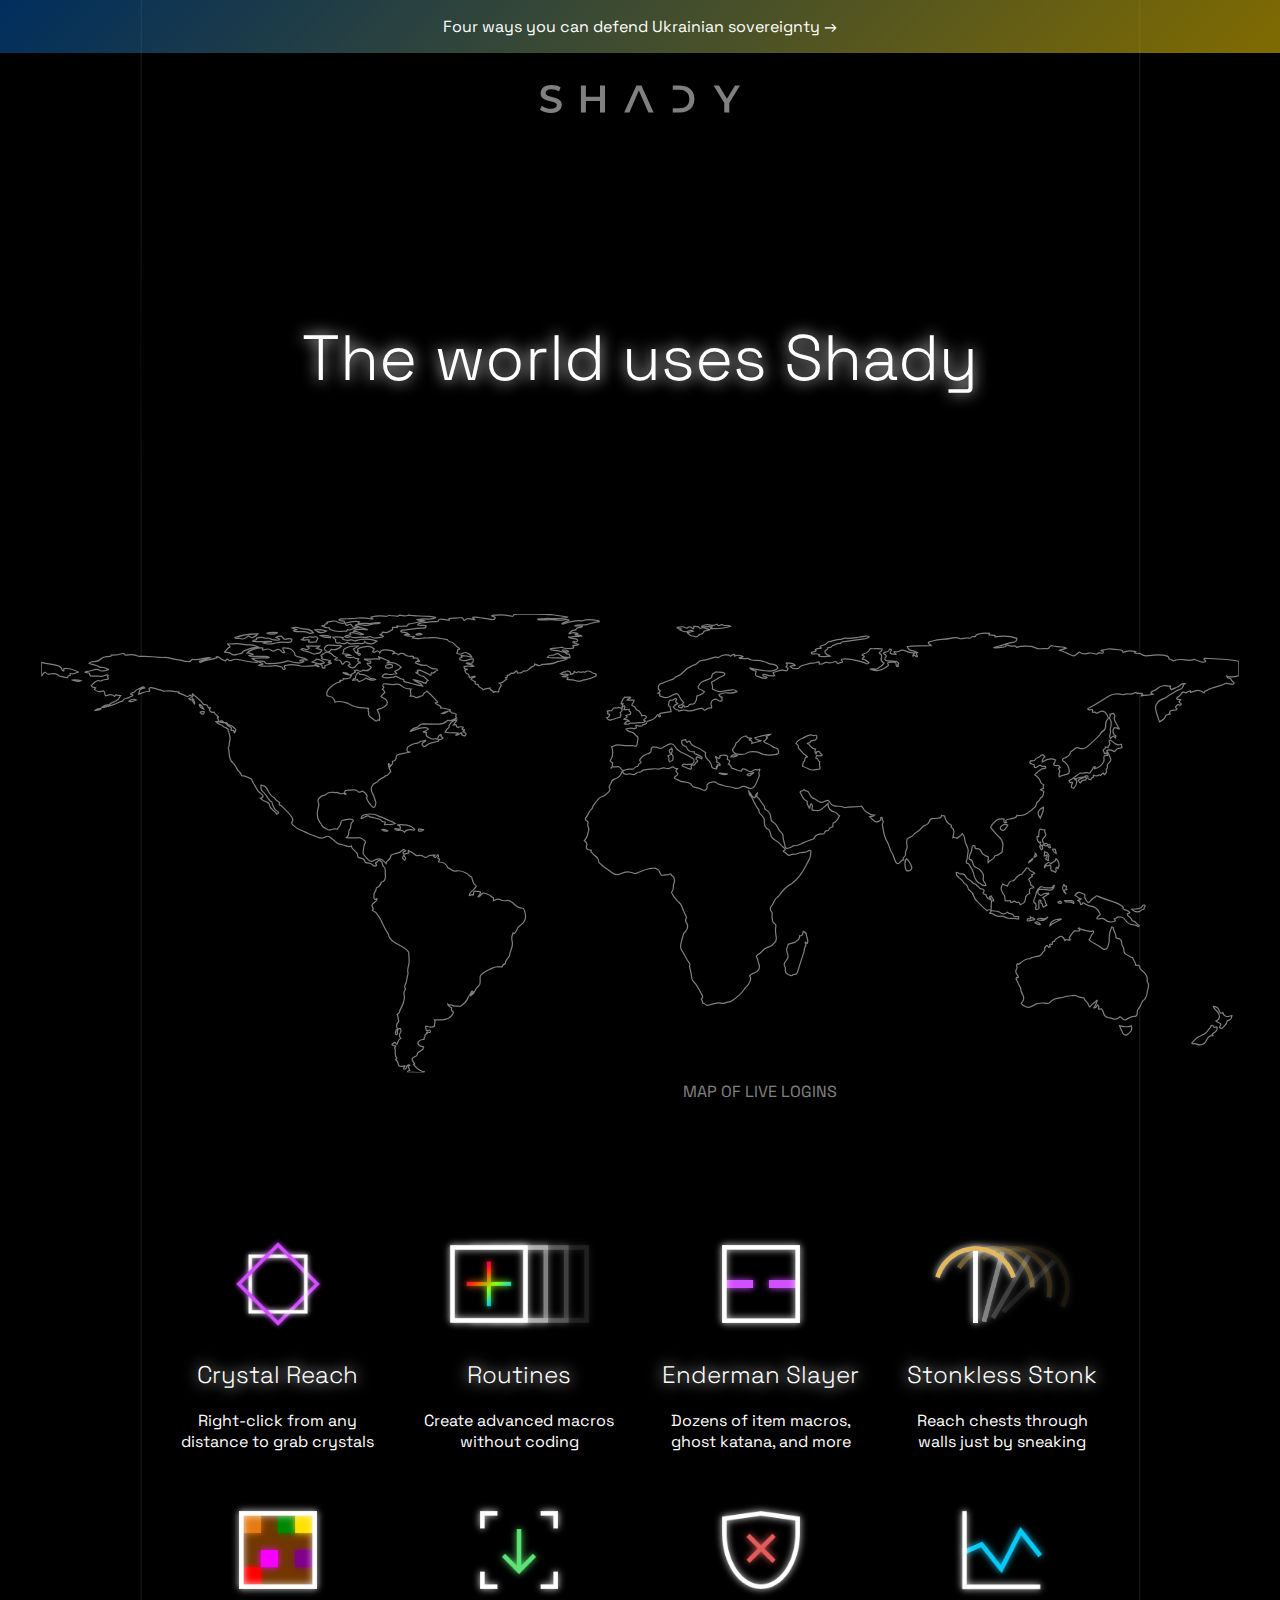
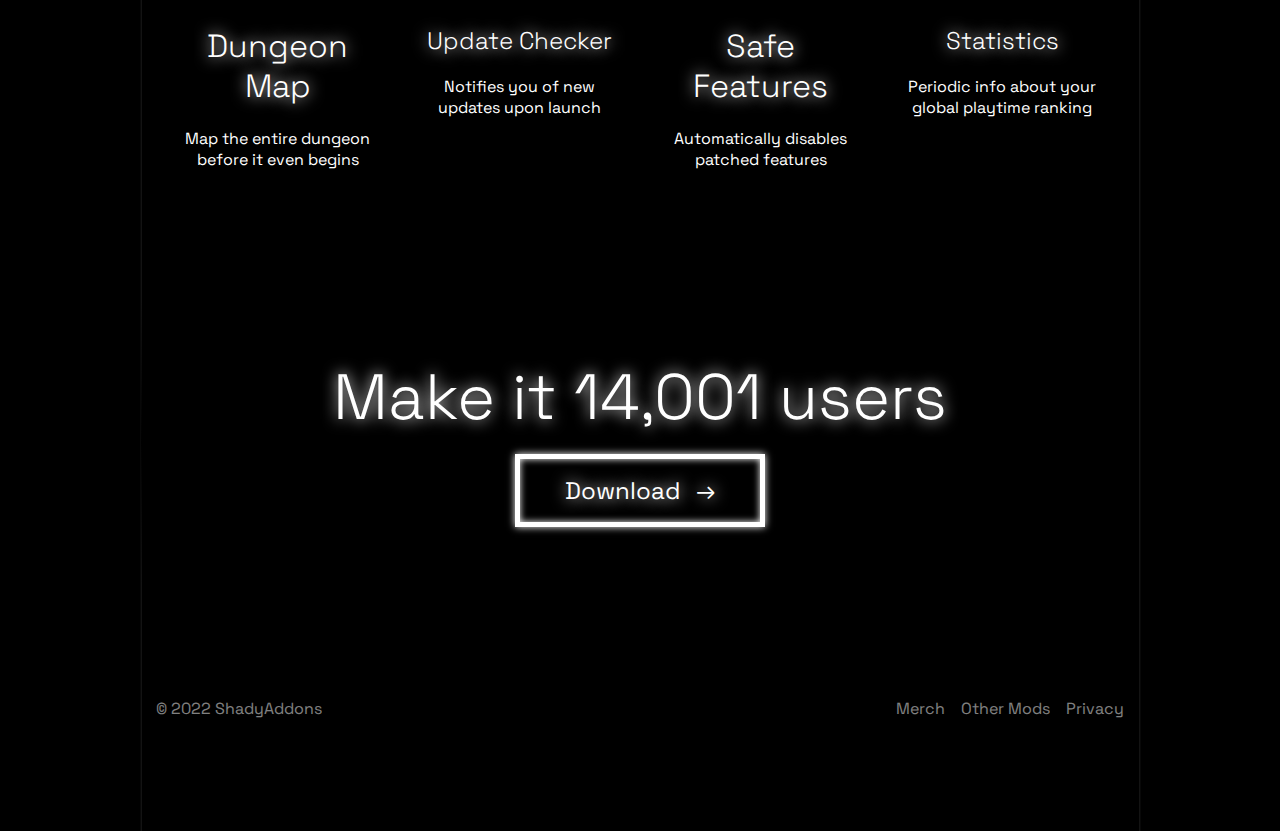
<file: index.html>
<!doctype html>
<html lang="en">

<head>
<meta charset="UTF-8">
<meta name="viewport" content="width=device-width, user-scalable=no, initial-scale=1.0, maximum-scale=1.0, minimum-scale=1.0">
<meta http-equiv="X-UA-Compatible" content="ie=edge">
<link rel="preconnect" href="https://fonts.googleapis.com/">
<link rel="preconnect" href="https://fonts.gstatic.com/" crossorigin>
<link rel="stylesheet" href="https://fonts.googleapis.com/css2?family=Space+Grotesk:wght@300;400;500&amp;display=swap">
<link rel="stylesheet" href="assets/style75da.css?cache=1">
<link rel="icon" href="assets/chester.png">
<title>Download ShadyAddons — Official Website</title>
<meta name="description" content="You know you want to">
<meta name="keywords" content="shadyaddons,skyblock,cheat,mod,forge,client,oringo client,rosegold,rga,kelv client,hael,hael9">
</head>
<body>
<div class="banner ukraine">
<div class="banner-inner">
<p>
<a target="_blank" href="https://twitter.com/OBurlyuk/status/1496864201956261888">
Four ways you can defend Ukrainian sovereignty →
</a>
</p>
</div>
</div>
<header id="header">
<a href="index.html">
<img src="assets/logo.svg" class="logo">
</a>
</header>
<main id="landing">
<section class="hero h2">
<h1>The world uses Shady</h1>
</section>
<section class="map">
<div id="map">
<svg xmlns="http://www.w3.org/2000/svg" style="isolation:isolate" viewBox="0.25 0.25 413.134 158.301" width="550.845" height="211.068"><path d="M413.384 21.523c-1.541.514-3.083.565-4.213.103.103.462.257.77.771.719.462-.051.771.103.873.616.103.514.822.668.976 1.182-.256.463-.667.411-1.078.308-.463-.102-.925-.051-1.388-.256-.102-.052-.205-.103-.257-.052-2.055 1.079-4.47 1.13-6.473 2.364-.463.256-1.079.154-1.233.924-1.593-1.49-3.032-.719-4.573-.154-.051-.051-.103-.102-.103-.205s0-.206-.051-.36c-.565.154-1.079.36-1.439.771-1.027-.514-1.181-.463-1.901.565-.205.257-.462.565-.77.719-.257.154-.617.309-.566.72.36.411.925 0 1.388.359-.257.36-1.028.822 0 1.182.154.051.205.257.102.411-.102.257-.411.36-.565.205-.616-.462-.822.155-1.13.411-.411.411.051.72.308.977-.205.462-.565.411-.925.411-.308 0-.668-.052-.976.102-.462.257-.925.514-.411 1.182-.411.103-.771.206-1.13.308-.206.052-.463.103-.514.411-.154 1.182-1.182 1.388-2.055 2.004-.565-1.644-1.182-3.134-1.387-4.727-.103-.822.205-1.387.822-2.106.822-.874 1.849-1.028 2.774-1.593 1.13-.719 2.261-1.387 3.391-2.106.411-.257.771-.463 1.233-.566.617-.154 1.079-.411 1.233-1.079.103-.411.206-1.027.976-.976-.873-.154-1.592-.205-2.157.668-.257.411-.977.514-1.439.771l-1.387.616c-.257-.411-.822-.667-.154-1.284-.925.257-1.747-.257-2.569-.051-.668.154-1.336.205-1.85.77-.411.411-.925.822-1.593.976a1.45 1.45 0 0 0-.924.72c.154.462.616.154.924.462-1.387.411-2.826.154-4.213.565 0-.513.463-.257.514-.565-.051-.257-.36-.308-.514-.308-.668.051-1.336.051-1.952-.257-.103-.051-.257 0-.308.051-.874.822-1.953.309-2.929.36-.411 0-.668.257-.976.308-1.541-.411-3.031-.565-4.47.206-2.518 1.387-4.83 3.185-7.45 4.367-.154.051-.308.103-.36.411.463.514 1.079.051 1.593.154.308.257-.154.565.103.925.308.103.771-.36 1.13.205.103.155.617.052.925-.154.719-.616 1.49-.616 2.209-.051.566.462.668.668 1.182 2.004-.668.668-1.079 1.438-.976 2.466.051.822-.206 1.644-1.079 2.106-.411.206-.617.72-.874 1.079-.77 1.028-1.798 1.901-2.774 2.723-.873.771-1.593 1.799-2.877 2.107-.514.103-.976.154-1.439-.103-.565-.308-1.13-.205-1.592.206-.36.308-.771.565-1.131.822-.154.102-.359.257-.411.462-.103 1.233-1.079 1.542-2.004 1.901-.308.103-.565.257-.668.565-.102.411.206.514.463.668 1.182.822 1.798 2.004 1.849 3.443 0 .411-.256.822-.667.873-.925.206-1.85.36-2.775.925-.103-.617-.257-1.079.052-1.593.256-.411-.155-.873-.36-1.233.051-.36.514-.103.616-.36-.205-.719-.924-.77-1.335-.668-.463.103-.617-.154-.822-.308-.257-.257-.052-.462.205-.668.36-.257-.051-.719.36-.976-1.799-.873-3.186-.257-4.573.668-.154-.822.257-1.387.873-1.798-.667-.72-1.027-.822-1.592-.206-.257.309-.565.463-.925.565-.308.103-.565.206-.719.514-.36.668-.925.668-1.542.463-.308.154-.308.462-.462.719.36.668 1.027.462 1.49.668.205.257 0 .616.205.925.463.257.822 0 1.131-.309.411-.359.822-.462 1.284-.154.36.257.719.103 1.079.154.206 0 .36.155.36.411-.052.206-.103.309-.309.309-1.181-.052-1.952.719-2.671 1.438-.206.257-.565.36-.771.822 1.079.514 1.644 1.388 2.004 2.518.103.359.565.616 1.027.873-.256.411-.154.822 0 1.131-.308.308-.77.205-1.079.616.463.052.72.36 1.131.565-.052.309-.103.668-.206 1.028-.154.36-.051.873-.668.976-.205.051-.359.411-.462.617-.103.359-.308.616-.617.77-.411.206-.565.514-.616.976-.052.668-.565 1.131-1.028 1.49-.411.257-.668.668-1.027.874-1.131.719-2.21 1.85-3.751 1.49-.154-.051-.308.103-.462.103-.103 0-.257-.052-.411-.103-.206.719-.822.976-1.49 1.027-.617.052-1.131.309-1.747.411-.617.103-.874.411-.36 1.028-.873.206-1.027 0-.873-1.182-.822 0-1.644-.308-2.364.257-.924.771-2.003 1.439-2.26 2.723.976 1.079 1.747 2.158 2.826 3.134 1.027.925 1.695 2.467 1.233 4.059-.052.206-.052.463-.052.72 0 .205.052.462-.154.565-.719.514-1.336 1.233-2.363 1.181-.206 1.336-1.593 1.388-2.364 2.364-.205-.771.154-1.336.052-1.953-.36-.154-.771-.308-1.079-.513-.411-.257-.976-.411-1.182-1.028-.257-.822-.771-1.387-1.798-1.336-.668.052-.565-.514-.514-.873-.617-.206-1.028-.206-1.028.565 0 .822-.308 1.541-.668 2.261-.154.359-.256.77-.308 1.13-.051.257 0 .617.257.668.925.154.925.925 1.079 1.593.154.668.36.976 1.079 1.181.668.206 1.336.771 1.85 1.439.513.616.822 1.233.616 2.106-.154.566-.051 1.131.411 1.593.257.257.36.617.463 1.028-.463.103-.925.154-1.336-.206a1.133 1.133 0 0 0-.257-.154c-1.747-.719-2.415-2.261-2.723-3.956-.257-1.233-1.028-2.055-1.593-3.031-.154-.257-.514-.309-.719-.309-.154-.257-.206-.513-.103-.668.462-.873.257-1.849.514-2.723a3.513 3.513 0 0 0-.36-2.569c-.462-.822-.771-1.695-.771-2.671 0-.72-.565-1.079-.822-1.696 0 1.182-1.387.925-1.644 1.747-.565.052-.925-.616-1.592-.257.308-1.387.924-2.723-.617-3.648.205-.205.257-.513-.051-.668-1.285-.667-1.953-1.798-2.158-3.082-.36-.308-.771.051-1.028-.257-.154.462-.051.976-.925.925-.616 0-1.284.205-1.952.154-.668-.052-1.233.462-1.439 1.13-.205.565-.565.976-1.181 1.13-.514.103-.925.36-1.233.771-.617.822-1.439 1.439-2.364 2.004-.103.051-.308.103-.308.205-.462.925-1.387 1.182-2.209 1.593-.411.206-.463.617-.463 1.028 0 .411 0 .925.103 1.284.257.719-.051 1.233-.257 1.798-.103.309-.308.617-.257.977.052.565.206 1.13-.565 1.438-.206.052-.308.514-.103.925-1.079-.103-1.027 1.285-2.003 1.336a2.19 2.19 0 0 1-1.028-1.387 9.259 9.259 0 0 0-1.285-2.929c-.256-.411-.359-.873-.513-1.284-.206-.822-.565-1.542-.976-2.312-1.028-1.747-1.182-3.751-1.49-5.652-.103-.462.667-.771.154-1.285-.36-.308-.052-.873-.36-1.181-.257 0-.411.103-.36.257.257.616-.154.873-.565 1.079-.514.205-1.027.513-1.593.051-.565-.514-1.13-1.028-1.644-1.644.514-.154 1.131.154 1.644-.514-1.387.154-2.209-.719-3.134-1.336-.462-.308-.719-.873-1.027-1.387-.206-.308-.36-.411-.719-.308-1.696.359-3.443.051-5.138.411a.861.861 0 0 1-.617-.052c-1.027-.513-2.158-.256-3.237-.513-.668-.154-1.181-.309-1.438-1.028-.309-.873-.822-1.13-1.593-.616-1.439.924-2.415.154-3.494-.617-.103-.103-.205-.206-.308-.206-1.028-.102-1.336-.924-1.696-1.644-.256-.565-.462-1.13-1.233-1.027-.308.051-.359-.36-.668-.463-.256.257-.462.514-.924.514-.36 0-.514.36-.36.565.565.771.668 1.901 1.541 2.466.257.206.617.257.874.566-.36.976.514 1.592.822 2.466.154-.565-.103-1.182.514-1.696.616.36.411.977.308 1.49-.103.72.051.874.719.822.052 0 .052-.051.103-.051 2.158.617 3.237-1.182 4.675-2.363-.102 1.901.874 2.671 2.467 3.031.668.154.873.976 1.49 1.233-.411 1.028-1.439 2.209-2.158 2.466-.206.411-.103.822-.103 1.285-.565.308-1.336.308-1.49 1.13-.051.154-.257.205-.411.205-.565-.051-.925.155-1.028.823-.051.256-.359.359-.668.359-1.233-.051-2.312.154-2.928 1.439-.154.359-.617.411-.925.514-.925.359-1.901.719-2.826 1.13-.925.411-1.901 1.079-3.083.976-.308-.051-.513.103-.719.308-.359.36-.873.463-1.387.565-.565.103-1.028-.205-1.079-.77-.103-1.182-.771-2.261-.668-3.494.051-.514-.36-.976-.771-1.387-.205-.206-.513-.36-.616-.668-.514-1.13-1.028-2.209-2.261-2.826-.411-.205-.565-.771-.565-1.336-.051-1.233-.514-2.26-1.695-2.826-.257-.102-.514-.256-.463-.616.052-.565-.308-.976-.616-1.336-.72-.822-1.131-1.901-2.107-2.569.052-.359.103-.719.206-1.233-.72.411-.463 1.233-.925 1.644-.463.052-.565-.462-.925-.565-.206-.616-.565-1.13-1.079-1.747-.051.925.308 1.49.925 1.953.719 1.592 1.438 3.134 2.517 4.521 0 .051.052.051.052.051-.257 1.131.77 1.542 1.284 2.21.411.513.617 1.181.617 1.849-.052 1.079.103 2.055 1.284 2.569.36.154.514.514.617.873l.308 1.079c.154.977.822 1.49 1.696 1.953a6.196 6.196 0 0 1 2.055 1.798c.359.514 1.027.668 1.233 1.336-.103.257-.463.308-.668.462.051.103.051.154.051.206.514.051.771.359 1.028.719.411.617.925.771 1.541.411.411-.205.822-.308 1.336-.205.668.102 1.182-.566 1.901-.514.36 0 .771-.154 1.182-.103.565.051 1.027-.154 1.49-.462.308-.257.668-.36.976 0-.052.976-.103 2.003-.514 2.774-.976 1.696-1.747 3.494-2.877 5.087-1.13 1.592-2.415 2.98-4.162 3.956-1.284.719-2.209 1.901-3.082 3.082-.257.36-.514.72-.925.977-.36.257-.771.668-1.028 1.233-.308.616-.514 1.336-1.027 1.901-.566.616-.463 1.387.102 2.055.206.257.206.462.154.719-.154.719 0 1.439.103 2.158.052.462.309.822.72 1.028.359.205.513.462.462.924-.308 1.234-.103 2.518.103 3.751.154.822-.052 1.336-.463 1.85a4.135 4.135 0 0 1-2.312 1.644c-.822.257-1.49.668-2.055 1.336-.411.513-.976.924-1.541 1.284-.36.206-.617.617-.36.925.514.668.411 1.49.719 2.209.617 1.387-.051 2.569-1.49 3.083-.616.205-1.284.411-1.695 1.079.462.411.462.925.257 1.49-.308.771-.411 1.644-1.285 2.158-.411.257-.668.719-.924 1.13-1.079 1.644-2.621 2.826-4.213 3.905-.668.462-1.542.257-2.21.616-.822.411-1.592-.051-2.415 0a15.729 15.729 0 0 0-3.493.822c-.257.103-.565.103-.72-.154-.256-.411-.719-.411-1.13-.616.051-.514-.205-.925-.514-1.387.72-.514.463-1.182.103-1.696-.976-1.387-1.336-3.134-2.723-4.264-.668-.566-.771-1.593-.822-2.415-.051-.771-.36-1.49-.462-2.261-.052-.359-.257-.668-.052-1.079.154-.308-.051-.565-.257-.822-1.027-1.284-1.592-2.928-2.569-4.316-.616-.873-.359-1.952-.102-2.877.154-.616.359-1.182.462-1.798a2.92 2.92 0 0 1 .925-1.747c.873-.925 1.079-1.901.411-2.98-.308-.514-.617-.925-.103-1.541.206-.257.051-.565-.103-.822-.205-.309-.308-.668-.462-.976-.308-.771-.719-1.49-.925-2.313-.205-.873-1.027-1.335-1.644-2.003-.771-.822-1.49-1.696-1.952-2.877.565-.617.719-1.439.668-2.415-.052-.514.462-1.028.359-1.644-.103-.668.052-1.388-.77-1.644-.155-.052-.257-.206-.309-.36-.051-.257-.411-.36-.462-.308-.514.565-1.182.205-1.798.359-1.079.309-1.49.052-1.799-1.079-.257-.77-1.284-1.387-2.106-1.233-.411.052-.874.052-1.285.103-1.592.308-3.031 1.028-4.521 1.593-.308.102-.616.205-.925.051-1.49-.668-3.031-.719-4.418.051-1.336.771-2.415.36-3.34-.411-.925-.822-2.004-1.387-2.98-2.157-.411-.309-.719-.771-1.182-1.028-.205-.103-.205-.308-.256-.565-.103-.771-.463-1.49-1.234-1.901-.565-.308-.77-.925-1.335-1.233-.309-.206.154-.463 0-.72-1.542.052-2.055-.77-1.439-2.003-.154-.514-.462-.925-.925-1.336 1.131-.925 1.131-2.261 1.49-3.494a1.445 1.445 0 0 0 0-.668c-.257-.616-.462-1.233-.257-1.901.103-.257-.154-.565-.359-.668-.822-.359-.565-.976-.206-1.387.771-.925.925-2.261 2.004-2.929.257-1.181 1.027-2.003 1.798-2.825.463-.514.719-1.028 1.49-1.233 1.079-.257 1.85-1.028 2.569-1.85.257-.308.411-.668.154-1.028-.308-.513-.103-.873.206-1.284.154-.206.308-.411.359-.617.103-.719.566-1.13 1.131-1.284 1.336-.36 2.158-1.233 2.569-2.518.051-.205.205-.359.308-.513-.411-.155-.617-.514-.822-.822-.257-.411-.668-.566-1.028-.463-.565.206-1.13.052-1.644.052l-.154-.155c.154-.411.051-.873.103-1.284-.308-.103-.514-.308-.822-.565.925-1.49 1.284-3.083.514-4.933.667-.154 1.284-.668 2.312-.616 1.489.154 2.979.36 4.469.257.36-.052.668-.052.977.103.668.256.924-.052 1.027-.668.103-.514.154-1.028.257-1.593.103-.565.206-1.13-.616-1.285-.103 0-.155-.102-.206-.205-.411-.976-1.336-1.079-2.209-1.285-.617-.154-.668-.154-1.028-.822.822-.102 1.542-.616 2.415-.154.257.154.719-.051 1.028-.103.308-.359-.103-.616-.103-.924.514-.36.873.308 1.387.205.36-.051.668.154.925-.308.103-.206.411-.308.719-.308.411-.052.771-.155.771-.72 0-.359.308-.462.616-.513 1.182-.257 2.261-.668 2.878-1.85.154-.308.565-.565.616.205 0 .411.36.257.565.103.154-.359-.411-.462-.154-.976 1.182-.206 2.518-.462 3.854-.668-.103-.514-.155-.873-.257-1.284-.052-.155-.052-.411-.155-.463-.719-.154-.359-.77-.359-1.079 0-.514.051-1.284 1.027-1.079.257.052.463-.102.617-.257.257-.205.514-.411.925-.256.257.359-.154.616-.206.924-.051.463.463.36.72.668a4.565 4.565 0 0 0-1.542 1.233c.411.514.719 1.079 1.439.977.359-.052.205.359.462.462.257-.103.565-.154.874-.257.565-.154 1.027-.205 1.644 0 1.079.411 2.209.154 3.288-.257.616-.205 1.233-.359 1.85-.411.256 0 .565-.103.719.206.257.565.822.359 1.027.154.566-.514 1.182-.617 1.85-.514.257-.462 0-.822-.103-1.13-.154-.977.411-1.799 1.388-1.953.462-.051.667.206.976.411.616.411.565.411 1.336.206.256-.36-.309-.771.256-1.182-.77 0-1.13-.36-1.233-1.027a5.163 5.163 0 0 1 3.134-.514c1.079.154 2.056-.052 3.032-.463-.668-.77-.668-.668-1.593-.616-1.336.103-2.62.359-3.956.616-1.028.155-1.798-.513-2.672-.719-.205-.051-.308-.36-.205-.616.205-.668-.309-1.182-.309-1.953 1.285-.719 2.672-1.541 4.162-2.261.463-.205.514-.411.36-.77-.874-.565-1.901-.308-2.826-.463-.462-.102-.719.566-1.233.566.103.411-.565.462-.36.976.103.308-.514.719-1.027.925-.771.256-1.542.565-2.312.924-.771.36-1.028 1.028-1.336 1.696-.154.36.051.771.565.873.565.154 1.027.514 1.541.822-.616.977-1.644 1.233-2.62 1.542a3.783 3.783 0 0 1-.719 2.466c-.257.36-.617.308-.976.308-.514 0-.977-.051-1.182.617-.103.359-.668.205-.976.308-.463.154-.566-.257-.668-.565-.566.103-.309.77-.72.925-.154.102-.205 0-.359-.103-.257-.154-.771 0-.72-.514.052-.462.411-.308.771-.36.462 0 .668-.462 1.028-.873-.925-.617-1.285-1.695-1.85-2.62-.205-.36-.462-.514-.873-.36-.566.257-1.182.36-1.696.719-1.027.668-2.106.822-3.185.206-.206-.103-.463-.052-.72-.36-.102-.205.565-.925-.513-.822.359-.359.77-.308.77-.771-.77-.308-.77-1.078-.616-1.644.102-.462.565-.924 1.233-.976.154 0 .257 0 .359-.103.925-.668 2.004-.77 3.032-1.13.308-.103.616-.257.822-.565.257-.36.719-.565 1.079-.668.822-.206 1.387-.668 1.952-1.336.822-.976 1.798-1.747 3.083-2.209.668-.257 1.438-.411 1.901-1.028.411-.565 1.182-.873 1.695-.873 1.593-.051 2.98-.822 4.47-1.079.36-.051.668.103.976.154 1.336-1.027 3.391-1.284 4.162-.514.514-.102.822-.873 1.49-.565.154.206-.308.36 0 .565.925-.565 1.49-.513 2.877.154-.359.36-.873.155-1.284.36.051.36.308.36.514.308.719-.154 1.438.206 2.158-.051.411-.103.822.308 1.233.462.668.257 1.335.257 2.003.257 1.439.052 2.775.257 4.059.925.617.36 1.336.308 2.055.514.617.154 1.131.36 1.285 1.182-.771.822-1.901 1.027-3.031 1.027-1.336-.051-2.724-.154-4.059-.462-.874-.206-1.799-.309-2.672-.617.462.565 1.079.771 1.695.925.514.103.771.206.411.822-.256.514.257 1.13.617 1.182.976.154 1.85.822 2.877.616.154-.051.36 0 .463-.205-.309-.617-1.285-.052-1.542-.874.257-.462.617-.257.976-.154 1.028.36 2.107.565 3.186.36 0-.463-.565-.514-.514-1.079 1.387-.206 2.569-1.387 4.213-.668.565.257.719-.257.874-.617-.052-.462-.463-.411-.668-.667.359-.36.77-.72-.052-1.388 1.285.257 2.466-.359 3.186.874-.565.205-1.182 0-1.696.411.771.719 1.644.822 2.569.616.154-.051.411 0 .463-.154.513-1.079 1.644-.873 2.466-1.182.719-.256 1.592-.462 2.363-.462.771.051 1.387-.514 2.055-.462.309.308-.051.513.103.77.411-.102.925.154 1.387-.154.565-.411 1.182-.462 1.799-.308.565.103 1.027 0 1.541-.154.462-.154 1.182-.617 1.49.308.051.103.308.154.36.154.411-.411 1.027-.205 1.438-.514.154-.462-.411-.462-.411-.822 0-.051.051-.102.154-.154 1.387-.359 2.723-.051 4.059.206 1.439.308 2.98.514 4.316 1.233.462.257.771.103.976-.36-.771-.411-1.233-1.336-2.261-1.13.052-.514.617-.411.668-.925 0-.36-.513-.205-.719-.411-.051-.411.308-.462.565-.514.874-.205 1.644-.514 2.004-1.438.051-.206.257-.309.462-.309 1.233.103 2.467-.154 3.7.052.051 0 .102.103.205.154 0 .668-.565.873-1.027 1.182 0 .308.308.359.462.462.36.308.514.565.308 1.079-.359.925 0 1.593.874 2.004-.309 1.027-1.388 1.13-2.004 1.747-.874.873-1.798-.103-2.62.359 1.952.72 3.236.976 6.114-1.233.205-.36-.36-.514-.206-.771 0-.154.103-.256.154-.256.617-.257 1.233-.206 1.85-.155.822.052.976.309.925 1.285.051.154.205.154.308.205.103.052.257.103.411-.051.206-.308-.257-.205-.257-.411 0-.257.36-.154.411-.411-.103-.565-.411-.771-1.027-.873-.874-.103-1.696-.206-2.569-.155-.411 0-.874.103-1.131-.462-.257-.514.155-.719.36-1.028.051-.051.051-.102.051-.205-.154-.462-.668-.565-.976-.925.154-.36.514-.36.822-.411.514-.103 1.079-.103 1.182-.822.051-.36.411-.205.668-.103.257.514-.411.668-.36 1.182.514.617 1.285.411 2.055.514 0-.565-.77-.206-.719-.925 0-.051.257 0 .411 0 .617.051 1.079.154 1.696-.308.565-.463 1.541-.103 2.209.205.925.411 1.849.565 2.928.463-.154.513-1.027.462-.667 1.181.513-.873.924.411 1.489.154 0-.513-.822-.873 0-1.387-.719-.257-1.181-.616-1.746-.668-.925-.051-1.439-.462-1.747-1.438 2.723-.257 5.446-.309 8.22-.309-.257-.616-.873-.411-.976-.924.051-.257.257-.309.411-.36 1.336-.36 2.672-.822 4.11-.873 1.388 0 2.723-.206 4.059-.514.72-.154 1.439-.206 2.21.205.565.309 1.284-.051 1.952-.103.411-.051.771-.102 1.182 0 .359.103.668.103.976-.308.308-.462.873-.103 1.387-.308.051-.514.462-.668.976-.771 1.285-.359 2.569-.462 3.854-.257.102.309-.206.309-.206.514.719.052 1.439.154 2.107.206.154.205-.206.257 0 .513 2.517-.462 5.035-.462 7.552.514-.051.771-.513 1.285-1.387 1.336-1.233.103-2.415.565-3.545.976-1.028.36-2.107.463-3.134.874 1.336.205 2.62-.103 3.956-.309.154-.051.308-.051.308-.308.052-.462.463-.411.668-.257.72.411 1.49.411 2.261.257.462-.103.565.308.771.514 1.233-.462 2.517-.462 3.802-.411.411 0 .77.103 1.181.103.154 0 .257 0 .411.051 1.799.771 2.004.822 3.905.668.206 0 .411-.051.617 0 .616.154 1.13.206 1.49-.565.256-.463.873-.463 1.284-.308 1.182.308 2.363.308 3.545.359.308 0 .617.052.874.36-.771.411-1.645.411-2.518.822 1.336.103 2.363.668 3.442 1.233 1.542.873 1.799.822 3.186-.36a1.83 1.83 0 0 1 .462-.308c.976.668 2.107.719 3.237.36.719-.206 1.387 0 2.055.205.411.154.822.309 1.131-.205.154-.257.462-.206.719-.103.308.051.616.257.976.051a.545.545 0 0 0 .051-.616c-.205-.154-.513 0-.77-.154.102-.154.205-.257.411-.257.719 0 1.387-.206 2.055-.36.822-.205 1.644.154 2.466.154.617 0 1.285.103 1.901.154.514 0 .668.309.874.874 1.387-.925 2.877-.617 4.315-.308.052.359-.359.154-.411.411a.392.392 0 0 0 .206.102c.359.154.77.154 1.181.154.36 0 .72.052.977.257.822.771 1.747.566 2.671.463 1.542-.206 3.134-.36 4.676-.154.411.051.873.102 1.284.257.771.256.771.256.925 1.078.976.155.976.155 1.439.668 1.336-.462 2.723-.616 4.161-.359.874.154 1.85.308 2.775-.103.359-.154.616 0 .925.154 1.079.411 2.106 1.182 3.339.514.052-.462-.565-.462-.616-.822.102-.257.359-.308.616-.308 3.443.256 7.964.205 11.355 1.027.051 1.798.051 3.391.051 4.984ZM229.501 48.086c-1.028-.771-2.004-1.439-3.083-1.799-1.13-.411-2.004-.873-2.415-2.055 0-.051-.154-.103-.257-.154-.359-.051-.462.565-.77.411-.411-.257-.206-.668-.463-.925-.462 0-.822.206-1.233.36-.257 1.079.154 1.695 1.182 1.952.154.052.308.154.359.309.463 1.181 1.336 1.746 2.724 1.644-.155.565.205.668.565.77.668.206 1.336.463 1.901.925.257.206.411.463 0 .719-.411-.359-.874-.719-1.49-.719-.154.206-.411.36-.411.771.154.257.719.257.565.873-.308.103-.565.309-.771.668-.103.206-.308.668-.616.565-.874-.257-.822.206-.771.822.051.463-.206.617-.617.463-.873-.308-1.695-.719-2.569-1.079.206-.617.72-.617 1.079-.514.668.257 1.285 0 1.953 0 .616 0 .925-.36 1.079-.822.154-.462-.154-1.079-.463-1.233-1.027-.514-1.952-1.233-3.031-1.644-1.182-.514-2.415-1.131-3.083-2.415-.462-.925-1.49-1.182-2.363-.668-.565.308-1.182.617-1.747.976-.514.309-1.079.514-1.695.103-.411-.257-.925-.205-1.336-.257-.617-.103-1.182.463-1.079 1.079.103.617-.154.822-.617 1.028-.873.411-2.004.462-2.62 1.438-.154.309-.565.463-.668.874-.103.411.411.565.411 1.027-.616.154-.925.617-1.079 1.233-.462.103-.976.052-1.182.617-.102.257-.308.308-.565.308-.462 0-.925.052-1.387 0-.822 0-1.541.257-2.158.822.463 1.079 1.387 1.131 2.209.874.668-.206 1.131.308 1.747.205.668-.103.976-.771 1.644-.873.257-.052.566.205.822-.154.411-.566 1.131-.668 1.747-.668 1.336 0 2.672-.565 4.059-.206.308.103.72-.051 1.028-.205.565-.257 1.284-.206 1.695-.052.668.206 1.131.103 1.696-.205.359-.206.925-.36 1.13-.052.308.514.719.309 1.387.36-.873.565-.976.976-.257 1.49.36.257.103.617-.154.822-.308.308-.719.462-.873.873.205.566.822.412 1.13.668.822.668 1.696.771 2.672.822.925.052 1.901.155 2.363 1.285.103.257.411.411.668.411 1.13.103 2.107.462 3.083 1.028.668.359 1.438-.309 1.387-1.079-.051-.257-.103-.566.051-.771.412-.822 2.621-1.285 3.237-.617.411.411.822.514 1.285.617 1.079.257 2.106.668 3.185.719.463.052.976.154 1.439.36.616.205 1.336.411 2.106-.052.668-.411 1.49-.616 2.415-.102.668.359 1.901.616 2.466-.154.874-1.131 1.285-2.518 1.799-3.854a.571.571 0 0 0 0-.411c-.309-.616 0-1.233.308-1.952-.565.359-.925.514-1.439.257-.308-.154-.565.102-.822.257-.771.565-1.387.565-2.158.051a4.67 4.67 0 0 0-.668-.411c-.77-.36-.976-.257-1.387.616-1.182-.051-2.158-.77-3.288-1.027-.206-.051-.206-.257-.206-.411-.154-.514-.411-.822-.976-.976.668-.822.565-1.336-.359-1.644.051-.36.102-.72.102-1.079-.77-.566-1.592-.463-2.414-.257-.155.051-.309.102-.257.257.154.308.051.513-.206.668-.36.205-.514-.155-.771-.309-.102-.102-.256-.154-.462-.257-.205.72.873 1.131.257 1.747.308.565 1.439.309 1.233 1.336-.36 0-.617-.565-.976-.205-.103.256.411.308.103.668-.052.205-.309-.36-.463 0 .052.256.308.462.154.719-1.027-.052-1.849-.411-1.798-1.233 0-.617-.462-.822-.565-1.233-.052-.309-.36-.309-.462-.463-.72-.668-1.542-1.387-.925-2.671Zm15.824-4.984c-.565-.308-1.592.462-1.747-.719-.257 0-.462 0-.719.051-.822.205-1.438.719-1.901 1.387-.154.257-.154.565-.565.617-.257.051-.514.308-.514.565-.051.925-.925 1.336-1.182 2.158.36.77.874 1.438 1.799 1.438 1.079.052 2.106.411 3.134-.359 1.027-.771 2.312-.566 3.442-.411.771.102 1.593.616 2.415.873 1.439.36 2.877.257 4.316 0 .513-.103.873-.36.822-.976-.052-.565-.206-1.079-.822-1.182-.565-.103-1.028-.411-1.542-.719-.513-.36-1.027-.617-1.541-.874-.411-.205-1.13-.154-1.233-.873.719 0 .771-.873 1.336-1.079-.103-.257-.463-.257-.463-.514.463-.205.977-.205 1.49-.719-2.003.154-3.699.719-5.446 1.182.565.925 1.49.873 2.415 1.027-1.13.206-2.158.668-3.442.925.359-.976-.463-.925-.874-1.182.103-.359.668-.205.822-.616Zm22.247 5.446c-.616-.462-.411-1.079-.205-1.696-1.542.052-1.696-1.49-2.775-1.952.257-.462.822-.051.874-.308.205-.874.822-.771 1.49-.771.462 0 .924-.668.873-1.233-.051-.617-.462-.565-.873-.411-.257.051-.463.051-.668-.103-.411-.205-.822-.103-1.233.052-.411.154-.823.308-1.182.513-1.13.668-2.62.771-3.237 2.261.565.308.976.719.822 1.439 0 .102.051.257.154.359.976.925 1.696 2.158 3.134 2.878-.77-.052-1.079.308-1.079.924 0 .154-.051.36-.154.463-.616.462-.514 1.13-.565 1.901.874.154 1.541.565 2.261.976 1.079.565 2.209 0 3.339-.051.411-.052.411-.36.309-.72-.206-.616-.052-1.233-.052-1.901-.77-.051-.308-1.284-1.233-1.13-.051-.411-.051-.719.206-1.028.616.103 1.284.411 1.901-.102-.257-.36-.668-.514-.874-.977-.205-.462-.668-.257-1.079-.102-.051.205-.102.462-.154.719Zm-27.179.514c-1.49-.36-1.747-.309-2.209.462.77-.103 1.49.206 2.209-.462ZM.301 16.95c1.388.36 3.802.668 5.19 1.028.873.205 1.695.359 1.901 1.438.051.257.359.36.616.463.308-.206-.257-.565.103-.771.308-.205.565-.051.873-.051 1.439 0 2.775.513 4.213 1.284-.616 0-1.027.206-1.438.411-.411.206-.976.103-1.542.103.309.771-.308.668-.668.719-.205.206.103.411-.205.617-.976.205-1.85-.514-2.826-.514-.051 0-.154-.051-.154-.103-.514-.976-2.312-.77-3.185-.616-.411.051-.874.205-1.234-.36-.256-.462-.667-.205-.976.154-.205.308-.154.822-.719.822.051-1.541.051-3.082.051-4.624Zm60.678-1.901c.411 0 .771.154.977.411.513.617 1.181.822 1.901.976.308-.719.513-.822 1.078-.308.36.308.771.257 1.079.052.874-.514 1.696-.36 2.621-.155 1.747.411 3.493.822 5.343.874.36 0 .719.103 1.13-.257-.719-.308-1.49-.411-2.106-1.028 1.952-.411 3.853-.102 6.011-.308-.565-.36-.976-.411-1.387-.411h-4.11c-.514 0-1.079.051-1.593-.308.514-.257 1.028-.308 1.593-.36-.72-.205-1.336-.668-2.21-.565.72-.976 3.597-1.85 5.344-1.696.257.257-.206.36-.103.617.308.257.617 0 .925-.103.822-.257 1.541-.308 2.26.36.412.36 1.028.154 1.388-.103.719-.514 1.284-.462 1.901.257.308.36.565.976 1.233.462-.206-.513-.822-.822-.617-1.541 1.079 0 2.261-.051 3.083.719.411.411 1.284.874 1.028 1.799 1.13 1.079 2.979.411 4.264 1.644-.925.257-1.798-.463-2.569.257.411.411 1.028-.257 1.387.359-.565.514-1.284.463-1.901.411-1.079-.051-2.158-.154-3.134-.616-.205-.103-.36-.103-.565-.052-2.107.822-4.316.977-6.576.925-.514 0-1.079.154-1.336-.565-.052-.154-.257-.154-.463-.205-.565-.052-1.13-.103-1.798 0 .462.565 1.284.359 1.696.924-.36.36-.977 0-1.439.411.514.257 1.027.309 1.49.309 1.13.051 2.261.102 3.391-.103 1.079-.257 2.055.154 3.031.411.257.051.257.257.308.411.206.514.566.616.977.154-.154-.308-.566-.514-.36-.925.206-.359.617-.154.925-.257 1.644-.565 3.185 0 4.727.257 1.438.206 2.928.052 4.367-.051.103 0 .205 0 .308-.051.257-.103.154-.617.565-.566.309 0 .565 0 .976-.051-.822-.462-1.644-.308-2.414-.668.513-.308 1.079-.308 1.387-.822.154-.257.565-.154.873-.051.72.257 1.49.462 2.055 1.13-.462.514-1.13.257-1.695.411.257.36.668.154.925.514 0 .154.051.411.051.668.257.308.565.205.874.308.256-.308-.206-.565.102-.925.668-.154 1.439-.462 2.158-.771-.308-.565-.822.103-1.079-.308.052-.411.668-.103.771-.565-.925-.462-2.107-.154-3.031-.771-.206-.257.205-.257.205-.462 0-.36-.462-.154-.462-.462 0-.052.051-.103.051-.155.411-.359.925-.513 1.336-.873.616-.514 2.312.051 2.774.771.36.513 1.028.565 1.439.976-.206.308-.719.051-.822.616.36.155.719.155 1.028.103.616-.051 1.027.052 1.181.771.052.205.103.565.411.668.668 0 .668-1.285 1.593-.925.462.205.976.308 1.13.873-.154.36-.513.154-.719.36 0 .051 0 .206.051.257.514.308.874.873 1.542.719.565-.103 1.027-.565 1.284-.976.36-.565.719-.822 1.336-.771-.154-.462-.617-.308-.822-.565-.206-.359.205-.514.257-.822-.514-.205-1.182.103-1.593-.514-.103-.205-.411.052-.668.052-.822.102-1.644.154-2.363-.565.616-.411 1.233 0 1.901-.155-.925-.719-1.901-.256-2.775-.565-.154-.411.617-.668.206-1.181-.103-.103.411-.514.719-.72 1.336-.77 2.775-.873 4.419-.719-.565.514-1.233.565-1.696 1.028.463.667.668 1.592 1.747 1.541-.051.154-.257.411 0 .514.308.102.565.051.668-.36-.154-.206-.36-.257-.565-.206-.154-.154-.36-.256-.565-.462.154-.154.308-.257.462-.36-.051-.205-.411-.205-.257-.616.308-.206.72-.565 1.131-.668 1.541-.308 3.185-.873 4.572.565.052.36-.514.463-.514.925.309.257.668.205.977 0 .616-.411 1.027-.36 1.438.462.36-1.233 1.233-1.181 2.107-1.079.976.103 2.004-.051 2.877.617.103.103.205.103.154.308-.205.154-.565 0-.668.463.308-.052.565-.103.822-.309.463-.051.72.309 1.079.566.565-.412 1.182-.514 1.85-.36.411.103.514.616 1.079.719.359.052.822.308 1.233.206.411-.103.77 0 1.13.102.206.257-.257.309-.103.566.617-.103 1.285-.411 1.799.359.051.103-.206.103-.206.36.052.205.617-.103.617.308-.411.411-1.285-.462-1.49.617 1.181.411 2.209 1.079 3.493.77.155-.051.463.052.566.155.513.513 1.181.77 1.849 1.027a.74.74 0 0 0 .565.051c.566-.205.925.052 1.388.514-1.028-.205-1.233 1.439-2.312.874-.257.308-.052.565-.155.822-.102 0-.205 0-.308-.052-.462-.154-1.284-.822-1.747-.924-.873-.206-1.592-1.028-2.62-.72-.154.309.308.36.206.617-.206.257-.514-.103-.72.051.052.103.052.206.052.206.513.154.873.411 1.233.77.359.36.976.257 1.438.566.514.359.976.77 1.439 1.284-.617.154-.617.617-.719 1.028-1.388-.514-2.723-1.079-4.213-1.234.822.925 2.414.771 3.082 2.21-1.387-.514-2.826-.463-4.11-1.028-.565-.257-1.233-.308-1.85-.462-.308-.052-.616-.052-.513-.565.051-.411-.36-.36-.566-.36-.513-.103-.873-.308-1.335-.617-.411-.308-.977-.719-1.542-.102 0 0-.051.051-.103.051-1.335-.154-2.671.617-3.956-.154.206-.565.822-.976 1.388-1.028.616 0 1.181.411 1.849.206.565-.206 1.182-.257 1.798-.257.052-.514-.565-.36-.668-.822.823-.257 1.645-.617 2.21-1.439-1.387-1.387-2.98-1.849-4.881-1.438.103-.617.616-.257.822-.617-1.233-.514-2.415-1.027-3.751-1.593.052.411.463.411.411.874-1.798-.206-3.596.103-5.446 0 .771.257 1.439.719 2.312.719.206 1.49-.976.257-1.233.771.206.719 1.028.873 1.49 1.336-.616.976-1.85 1.336-2.929.976-.462.565-1.027.462-1.49.205-.513-.257-.924-.257-1.438-.102-.051.359.411.205.36.513-.411.411-1.028.514-1.49.925-.155.206-.514.206-.72 0-.668-.668-1.541-.719-2.158-.668.771.514 1.85.925 3.032.72-.206 1.181-1.131 1.541-2.877 1.335 0 .874-.668.514-1.131.566-.257.308.308.256.206.411-.103.257-.257.257-.36.257-.925 0-1.644.616-2.312 1.078-.873.617-1.85 1.285-2.055 2.518-.154.822.103 1.233.873 1.336 1.079.103 1.439.411 1.747 1.438.052.103.052.257.103.514 1.284-.462 2.517-.205 3.751.154.359.103.719.206 1.027.36 1.644 1.079 3.494 1.387 5.395 1.439.462 0 .925.154 1.49.205-.463.771.36 1.49-.052 2.055.309 1.131 1.439 1.285 2.056 1.953.256.257.668.616 1.079.051.154-.257.411-.051.616.051.411-1.13.308-1.849-.719-3.647.668-.309 1.387-.411 2.004-.823l.77-.462c1.028-.822.925-1.798-.154-2.517-.411-.257-.925-.36-1.336-.823.463-.359.668-.976 1.336-1.284-.257-.411-.205-1.028-.873-1.13.102-.309.462-.411.513-.72 0-.257-.462-.257-.411-.719 0 .051 0-.051.052-.154.308-.462.77-.36 1.182-.308 1.233.205 2.414.411 3.647.102.668-.154 1.388.309 1.901.771.771.719 1.696.822 2.672.874.103 0 .206.051.411.051-.822.719.36 1.593-.308 2.415.668.051 1.438-.257 1.901.565h.103c.616.051 1.181-.514 1.644-.514.822 0 .873-.462 1.027-.925.154-.565.822-.308 1.028-.822 1.541 1.079 2.466 2.518 3.75 3.699-.102.463-.513.257-.822.309.36.976 2.004.462 1.953 1.849 1.13-.308 2.055.566 3.134.463.154.257-.052.308-.257.462.565.103.771.771 1.028.771.513-.052.873.103 1.335.411.052.462-.462.925.155 1.284-.874.617-1.696.977-2.621.874-.411-.052-.719.103-.976.359-.668.668-1.541.874-2.466.874-1.747 0-3.494 0-5.241-.052-.719 0-1.387.103-1.798.823-.154.256-.36.359-.668.359-.976.103-1.695.668-2.312 1.387 1.901-.513 3.648-1.592 5.754-1.233.257.052.514.103.566.463-.463.514-.822.668-1.696.873.257.617.719-.103 1.079.308-.257.36-.154.822.103 1.234.308.565 1.027.513 1.49.822.359.205.873.308 1.336.102.359-.154.565.257.924 0 .052-.668.411-1.181 1.079-1.49.411.257 0 .514.103.668.154.36.565.154.668.617-.411.462-.976.514-1.541.462-.206.103.308.36-.103.514-.668.154-1.336.36-2.004.565-.77.206-1.541.308-2.106.976-.206.206-.565.309-.874.411-.925-.77-.873-1.027.103-1.592.36-.206.36-.206.617-.72-.771.566-1.799.103-2.518.874-.205.205-.617.257-.925.257-.873 0-1.541.616-2.363.925-.668.256-.874 1.335-.565 1.798.205.359.565.102.976.308-1.079.206-1.901.36-2.723.565-.411.052-.822.052-1.182.206-.462.154-1.028.205-.976 1.079.051.616-.463 1.233-1.285 1.387.36.873-.359 1.233-.77 1.747-.052 0-.052-.052-.103-.052.051-.411.205-.822-.411-.924-.411 1.079.514 1.798.719 2.825-.77.257-.822 1.49-1.901 1.388-.565.976-2.055.77-2.569 1.901-.102.205-.411.308-.668.411-1.438.616-2.003 2.158-1.233 3.545.565.925.72 1.901 1.131 2.877.308.719-.103 1.336-.309 2.004-.976.513-1.13-.514-1.49-.874-.411-.359-.719-.925-.976-1.438-.154-.257-.359-.72-.257-.925.565-1.233-.668-1.49-1.13-2.107-.257-.308-.617-.102-.925.052-.359.205-.719.359-1.079-.154-.308-.411-.873-.514-1.438-.463-.566.052-1.182.103-1.747.103-1.079 0-1.079-.051-1.49.976 0 .051-.052.051-.052.103-.77.154-1.541.462-2.157-.308-1.336.256-2.826-.668-3.957.565-.205.205-.513.462-.77.462-.771-.103-1.233.514-1.593.874-.36.308-.668.976-.36 1.644.309.565.103 1.079-.051 1.695-.462 1.696-.668 3.494.565 5.087.206.257.463.462.514.719.36 1.233 1.49 1.336 2.363 1.85.463.256.976-.052 1.439-.206.925-.257 1.027-.257 1.695 0 .257-.154.155-.514.463-.668.565-.257.616-.873.719-1.438.051-.411.103-.874.668-.977.976-.102 1.901-.616 2.929-.359.256.051.565.051.667.308.155.308 0 .514-.256.668-.514.36-.566.873-.566 1.49 0 .36.052.873-.462 1.182-.205.154-.205.77-.205 1.13 0 .616-.103 1.13-.771 1.541 1.079.206 2.004.154 2.877.103.36 0 .822.051 1.13-.051.977-.309 1.439.513 2.107.873.36.206.462.719.205 1.182-.565.873-.359 1.901-.616 2.826-.103.462.154.822.411 1.181.462.617 1.027 1.131 1.541 1.696.309.359.925.514 1.439.257.308-.154.616-.257.925-.411 1.13-.566 2.106-.36 2.928.565.206.257.463.462.72.771.102-.309.051-.617.359-.823.617-.462 1.233-.924 1.285-1.849 0-.206.205-.514.462-.463.617 0 1.079-.462 1.696-.513.667 0 1.233-.411 1.695-.874.462-.514.822-.359 1.233.052-.205.462-.719.154-.873.513-.103.309.051.566.308.771.565-.205 1.13-.36 1.593-.514.257-.359-.309-.462-.103-.77l.051-.052c.72.411 1.542.719 2.107 1.285.308.308.514.513.976.462.771-.103 1.49-.154 2.209.36.309.257.874.308 1.233 0 .771-.771 1.696-.514 2.621-.514-.052.36-.463.103-.514.411.873 1.079 1.027-.308 1.49-.565.411.514.205.822 0 1.13.103.308.462.308.616.514-.051.308-.359.462-.308.873 1.439 0 2.62.463 3.134 2.004.36.051.719.206 1.028.514.616.668 1.284.719 2.106.565 1.233-.257 2.312.257 3.34.822.616.308.925 1.028 1.644 1.233.257.103.205.514.308.822.309.72.206 1.696 1.182 2.055.205.103.257.463.051.617-.462.411-.668 1.079-1.284 1.387-.565.308-.874.874-.976 1.541.513.206.822-.667 1.284-.102.206-.257.206-.463.206-.668 0-.565.308-.822.822-.668.513.154 1.079-.206 1.592.257 0 .719-.411 1.233-.976 1.747.565-.155 1.028-.411 1.233-.874.257-.514.822-.668 1.182-.462.668.308 1.439.359 2.004.873.051.052.051.103.103.154 1.027.514 1.027.514.873 1.542.411-.103.719-.36 1.079-.463.411-.102.771-.154 1.13.052.72.411 1.49.513 2.21.359.616-.154 1.13.052 1.592.36.411.257.822.565 1.182.925.771.668 1.49 1.336 2.62 1.284.565 0 .771.309.925.822.206.925.514 1.747.308 2.723-.308 1.336-1.233 2.107-2.209 2.826-.257.206-.462.411-.565.771-.103.565-.514.976-.822 1.49-.206.36-.411.205-.668 0-.411.925-.565 1.901-.308 2.877.205.925 0 1.952-.309 2.723-.256.668-.513 1.233-.565 2.004 0 .514-.565 1.027-.925 1.49-.359.462-.667.925-.565 1.541-.616.154-1.027.411-1.13 1.028-.462 0-.873.051-1.285 0-.873-.103-1.644.205-2.414.616-.72.411-1.542.617-2.261 1.182-.411.308-.873.617-1.284.976-.411.36-.309.874-.309 1.336 0 .462.052.925 0 1.387-.051.514-.205.976-.668 1.285a2.86 2.86 0 0 0-1.079 1.387c-.308.771-.77 1.387-1.49 1.85 0-.617.668-.874.823-1.439-.206-.257-.514-.257-.566-.051-.257.873-1.027 1.387-1.284 2.312-.308 1.13-1.336 1.849-2.209 2.62a.82.82 0 0 1-.668.154c-.822-.257-1.696.257-2.518-.36-.359-.256-1.027.103-1.49-.359 0 .925.925.719 1.285 1.284-.103.463-.206.925.411 1.285.462.205.102.616-.103.976-.771 1.387-2.107 1.695-3.545 1.849-.822.052-1.644.052-2.62 0 .513.771-.257 1.439.051 2.107-1.028.822-2.055.257-3.031.051-.309.36 0 .566 0 .822.102.823.102.823.976.566.154-.052.359-.052.462.102.103.155.154.36.052.566-.103.154-.257.205-.412.154-.256-.103-.462-.309-.77-.154-.154.205.205.205.205.359-.205.36-.976.308-.822.874.103.513-.462.719-.308 1.233-.617.154-1.336.102-1.798.668-.514.565-.463.924.103 1.387.256.205.462.359.822.411.256 0 .513.051.719.308-.052.668-.463.976-1.028 1.233-.616.257-1.233.514-1.233 1.387 0 .36-.411.514-.719.617-1.13.411-1.285.976-.565 1.901.154.205.257.36.411.617a2.42 2.42 0 0 0-.36.154c.976 1.335 2.107 2.466 3.905 2.569-.565.256-1.13.462-1.696.308-1.438-.36-2.928 0-4.315-.257.051-.411.051-.411.77-.565-.154-.411-.154-.874-.565-1.131.052-.359.411-.411.617-.616-.103-.051-.154-.103-.206-.103-.565-.051-.925.206-.976.771-.051.719-.462.668-.925.565-.154-.514.36-.617.411-1.028-.462-.051-.822.206-1.233.206-.873 0-1.079-.257-1.13-1.13-.052-.463-.411-.925-.822-1.285.102-.103.308-.205.411-.308 0-.103 0-.154-.052-.206-.719-.565-.462-1.438-.513-2.158-.052-.359.205-.719-.155-1.13-.308-.308.309-.411.36-.719-.36-.411-1.027-.103-1.336-.668.36-.206.617-.617 1.028-.719.462.102.154.668.668.668.462-.617.308-1.696 1.336-2.004-.514-.617-.668-1.079-.257-1.798.257-.411.462-1.079.102-1.645-.359-.102-.565.257-.976.155.411.462-.205.719-.051 1.079.051.205.103.411.051.565-.051.205-.154.359-.411.308-.205-.051-.308-.154-.308-.36.154-.565-.103-1.336.771-1.644-.514-.822-.514-1.593.205-2.26.103-.103.206-.36.154-.463-.308-.719 0-1.541-.565-2.209.308-.257.719-.36.822-.822.257-1.13 1.028-2.004 1.336-3.134.206-.771.514-1.542.36-2.415-.154-.668-.36-1.439.257-2.107a.467.467 0 0 0 .051-.565c-.308-.462-.154-.925.051-1.336.565-1.079.463-2.312.874-3.442.154-.411-.052-.771-.052-1.182-.051-.873.257-1.695.411-2.569.206-1.233-.051-2.414-.051-3.596 0-.514-.411-.822-.771-1.182-1.284-1.233-2.98-1.695-4.367-2.671-.822-.617-1.695-1.182-1.798-2.364-.051-.411-.411-.822-.668-1.233-.873-1.336-1.439-2.877-2.209-4.316-.411-.719-.976-1.387-1.387-2.055-.309-.514-.925-.514-1.388-.925.154-.205.514-.359.257-.77-.616-1.028-.514-1.285.514-1.953.719-.462.719-.462.873-1.233-.205-.257-.308.052-.462.103-.257.103-.411 0-.514-.154-.154-.154-.154-1.747 0-1.953.411-.565.72-1.233.771-1.849 1.079-.36 1.438-1.079 1.695-1.901 1.131-.257 1.388-.822 1.388-2.004 0-.565-.103-1.13-.052-1.747.052-.514.052-1.079-.462-1.541-.308-.257-.514-.719-.565-1.233 0-.463-.36-.72-.771-.925-.36-.154-.668-.051-.925.36-.103.205-.411.308-.616.462-.052.36.411.462.359.771-.77.822-1.284-.154-1.798-.411-.462-.206-.822-.411-1.336-.411-.411 0-.925-.103-.976-.617-.154-.873-.925-.925-1.439-1.028-.924-.256-.976-.154-1.027-1.078 0-.36-.206-.617-.411-.874-.36-.36-.719-.822-1.131-1.13-.359-.309-.565-.617-.565-1.079-.873.462-1.592 0-2.363-.206-.565-.154-1.079-.411-1.747-.462-.616-.051-1.028-.565-1.49-.925-.565-.462-1.13-.976-1.695-1.387-.514-.36-1.131-.565-1.593-.206-1.028.771-2.055.463-2.929.052-1.027-.463-2.055-.72-3.082-1.182-1.028-.462-2.004-.976-3.083-1.387-.822-.308-1.541-1.028-2.261-1.593-.308-.257-.514-.616-.205-1.13.411-.668.051-1.439-.36-1.901-.873-1.131-1.952-2.158-2.98-3.186-.308-.257-.616-.616-1.027-.565-.309-.411.154-.668-.052-.976-.565-.411-1.284-.668-1.593-1.439-.051-.102-.154-.154-.205-.205-1.336-.617-1.85-1.901-2.466-3.031-.36-.668-.617-1.131-1.439-1.131-.205 0-.36-.154-.565-.205-.257.668 0 1.849.462 2.209.771.616 1.285 1.439 1.85 2.209.36.463.514 1.131 1.182 1.336.257.051.308.36.308.565.154.668.462 1.336.822 1.901.206.411.873.72 1.284 1.079.052.052.052.103.103.154-.051.309-.205.514-.668.617-.205-.617-.719-.976-1.233-1.336-.616-.462-1.181-.822-1.233-1.747 0-.771-.771-1.079-1.387-1.284a4.97 4.97 0 0 1-1.798-1.182c.205-.051.462-.051.616-.154.36-.154.463-.463.206-.822-.206-.257-.36-.514-.617-.617-1.233-.565-1.541-1.849-2.158-2.877-.359-.617-.77-1.233-1.027-1.901-.154-.411-.668-.462-1.079-.668-.719-.36-1.49-.771-2.415-.719-.154-.668-.514-1.182-1.028-1.593-.565-.411-.667-1.182-1.079-1.695-.205-.257-.411-.72-.719-.925-.822-.617-1.182-1.644-1.336-2.466-.154-.977-.102-2.004-.411-2.98.565-.617.206-1.439.463-2.107.411-1.079 0-2.106-.257-3.134-.052-.308-.411-.514-.257-.976.103-.36-.719-.257-.771-.771-.565.257-.822-.308-1.13-.565-.719-.514-1.747-.462-2.312-1.387 1.13-.257 2.106.565 3.185.359.411.566.822 1.079 1.542 1.336.719.206.77.514.411 1.182.308.257.77-.051 1.079.257.102.154.051.257.051.411-.051.103-.103.257.103.308.514-.514.668-.976.205-1.438-.565-.566-1.13-1.233-2.055-1.285a.5.5 0 0 1-.514-.411c-.154-.565-.513-.411-.873-.36-.205 0-.462 0-.565-.205-.257-.462-.617-.462-1.028-.36-.565.154-.873 0-.719-.616.103-.36-.257-.154-.36-.463 0-.154.463-.154.411-.411-.513-.513-1.284-.77-1.541-1.592-.617.308-1.028 0-1.387-.463-.36-.411-.052-.719.154-1.027-.257-.206-.462.051-.668.051-.462-1.233-.462-1.233-1.695-1.13-.925-1.593-2.518-2.466-3.751-3.751-.36.257.154.565.051.822-.514.308-.668-.36-1.079-.411-.257.411-.668.668-1.13.411-.873-.514-1.85-.822-2.826-1.13.052-.206.308-.103.308-.308-.051-.052-.102-.103-.154-.103-.77 0-1.541 0-2.312-.206-.616-.154-1.49-.103-2.26-.051-.309.051-.617 0-.874-.052-1.182-.411-2.415-.719-3.648-1.027-.462-.103-.822-.103-1.027.103-.36.565.411.565.051 1.079-1.284-.206-2.415.668-3.751.976.566-2.209.617-1.747 2.107-2.158-.36-.36-.771-.36-1.079-.154-.771.565-1.85.514-2.415 1.49-.257.411-1.027.205-1.387.77.206.206.668.052.771.514-.668.308-1.233.771-2.004.925-.514.103-1.233.154-1.439.873 0 .052-.154.155-.205.155-1.028.205-1.901.77-2.826 1.13-1.079.462-2.312.514-3.442 1.027-.206.103-.36-.051-.668-.102.77-.565 1.438-1.079 2.363-.668.36-.668 1.028-.925 1.696-1.131.308-.102.565-.308.822-.411.873-.308 1.027-1.13 1.49-1.798-.617-.103-1.182.103-1.593-.257-.36.052-.154.463-.514.565-.719-.616-1.541-.719-2.466-.359-.719.257-.822.103-.925-.771-.051-.514-.308-.873-.822-.668-1.027.36-1.849.206-2.672-.514 0-.256.309-.359.412-.565-.463-.462-1.234 0-1.593-.77.411-.411.77-.822 1.233-1.233.565-.463 1.027-.771 1.747-.463a.883.883 0 0 0 .514 0c.719-.462 1.592-.411 2.363-.616.205-.36-.051-.566-.206-.771-.205-.308.411-.206.206-.565-.462-.257-.976 0-1.439.205a2.287 2.287 0 0 1-1.438.154c-.771-.154-1.593 0-2.415-.051-.925 0-.976-.051-1.13-.976a840.49 840.49 0 0 0-1.542-.308c.052-.206.206-.257.36-.257 1.182-.103 2.261-.514 3.391-.771.462-.103.771-.103 1.182.257.513.514 1.284.257 1.901.205.462-.051.924-.257 1.438-.462-.976-.051-1.695-.925-2.723-.719a.571.571 0 0 1-.411 0c-1.027-.874-2.363-.925-3.648-1.336.36-.411.668-.668 1.182-.668 1.13.051 2.158-.154 2.98-1.028.719-.77 1.798-.565 2.723-.77.257-.052.668.205.668-.36 0-.154.411-.103.668-.051.976 0 1.901-.052 2.826-.463.411-.205.924-.308 1.233.309.102.205.359.205.513.154 1.336-.309 2.621-.206 3.905.308.72.308 1.593.103 2.364.103 1.49-.052 2.98.257 4.47.308.616 0 1.233.154 1.901.103a8.622 8.622 0 0 1 3.031.411c1.182.411 2.517.205 3.699.668.617.257 1.233.308 1.85.308.411 0 .822.257 1.079-.462.154-.36.873-.257 1.336-.206 1.387.103 2.62-.411 3.904-.617.514-.102 1.028-.154 1.542 0-1.285.463-2.621.617-3.905 1.234.154.308.257.565.719.256 1.079-.667 2.364-.77 3.597-1.027.565-.103 1.079-.308 1.644-.463.359-.051.205-.308.103-.513.051.257.102.257.102.205Zm64.326 68.488c-.565.873-.565.873.206 1.644.668-.514.668-.617-.206-1.644Zm15.26-49.735c-.72.154-1.49.309-2.107.771.873.154 1.541-.257 2.107-.771ZM96.071 18.389c-.36-.463-.36-.463-1.028-.308.309.205.617.411 1.028.308Zm262.492 90.477c.822.206 1.593.668 2.467.668.616 0 1.181.514 1.849.052.103-.103.463.102.411.411 0 .102-.051.308-.154.359-.873.514-.668 1.644-1.439 2.312.668.514 1.234.925 1.901 1.285.874.462 1.85.822 2.569 1.592.668.668 1.593.566 1.953-.308.308-.873.668-1.695.565-2.723-.103-1.438.205-2.928.873-4.264.309-.052.514.154.514.359.154 1.028.925 1.85.925 2.929 0 .36.154.719.822.719.514 0 1.182.463 1.13 1.285 0 .565.103 1.13.514 1.592.257.309.308.668.308 1.028-.051.873.36 1.439 1.182 1.747.668.257 1.13.976 1.798.873.257.977 1.131 1.593 1.079 2.672.925-.206 1.49 0 1.439.976 0 .257.257.463.462.617 1.285.925 2.364 1.901 2.055 3.699 0 .103 0 .308.052.36.668.873.462 1.746.154 2.671-.36.976-.051 2.055-.822 2.929-.103.154-.154.411-.308.514-.72.308-.925.976-1.182 1.592-.257.566-.36 1.233-.976 1.696-.463.308-.36 1.027-.36 1.593 0 .616-.36.976-.925.976-1.284-.052-2.209.719-3.237 1.233-.873.051-1.027-.976-1.746-1.13-.771.924-1.439 1.13-2.569.667-.309-.102-.617-.205-.977-.256-1.284-.052-2.003-.668-2.209-1.901-.051-.514-.514-.771-.616-1.233-.411-.155-.72.308-1.079.051.205-.874.205-.874-.309-1.439-.359.36-.308 1.285-1.284.976.822-.719.771-1.746 1.233-2.62-.873.874-2.004 1.285-2.62 2.415-.514-.36-.463-.925-.72-1.336-.359-.565-1.13-.822-1.233-1.644-.051-.257-.411-.206-.668-.257-.719-.154-1.438-.103-2.055-.616-.154-.103-.359-.206-.565-.155-1.233.206-2.466 0-3.648.566-.411.205-.925.256-1.387.256-1.336.103-2.518.412-3.442 1.542-.463.565-1.285.411-1.901.308a6.638 6.638 0 0 0-2.261.103c-.617.103-1.182.411-1.747.771-.925.616-2.055.719-2.98.102-.205-.102-.359-.257-.565-.411-.668-.462-.668-.462-.051-1.079.411-.411.565-1.49.154-2.158-.463-.822-.874-1.592-.822-2.517 0-.051 0-.154-.052-.206-.719-.924-.924-2.209-1.644-3.134.257.103.206-.668.668-.257.103.103.308-.257.206-.462-.103-.257-.309-.462-.463-.668-.359-.565-.616-1.079-.154-1.747.206-.257.257-.616.154-.976-.102-.308-.154-.668.206-.976.205-.103.154.359.411.205 1.13-.77 2.055-2.003 3.648-1.901.359 0 .565-.359.873-.411.617-.051 1.182-.462 1.85-.411.719.052 1.387-.411 1.798-1.079.154-.308.308-.565.617-.77.154-.103.359-.257.256-.463-.308-.77.257-1.079.668-1.49.463.052.411.565.72.668.205 0 .308-.257.513-.205.052-.309-.462-.411-.205-.771.205-.257.514.051.822 0 .103-.462-.154-1.182.771-1.079.051-.668.616-.771 1.027-1.13 1.387-1.182 2.107-.463 2.569.822.514-.617 1.13-.257 1.644-.052.514-.411-.051-.565-.103-.924.566-.771.977-1.696 1.85-2.364.514.052 1.13.206 1.696-.051.154-.206 0-.463 0-.668.051.103.102.051.102.051Zm-177.82-95.564c.513.36.822 1.028 1.592.771.257.36.36.719.309 1.233-1.131-.257-2.312.257-3.34-.822-.411-.462-1.13-.925-1.85-.205-.308.308-.873.154-1.387.205-.462 0-.925.051-1.182.771 2.312.411 4.624-.257 6.834.462-.72.411-1.593.668-2.518.771-.205 0-.462 0-.668.103-1.644 1.027-3.493.976-5.292 1.027-.102 0-.257-.051-.257 0-.822.976-1.644.308-2.466-.154-.051.308.052.719-.411.771-.668.102-1.079.565-1.541 1.027-.463.463-.976.771-1.696.72-.154 0-.308-.052-.359 0-.309.308-.565.667-.977.565-.359-.103-.719.154-1.027.102-.206-.205.205-.462-.206-.77-.513 0-.77 1.079-1.541.822-.771-.257-.873 1.13-1.85.616.36.72 0 .874-.462.874.051.308.411.257.411.616-.514.052-.873.514-1.182.822-.462.514-1.027.206-1.438.463.873.565.822.719.257 1.541-.257.411-.566.925-.411 1.49-.617.257-1.182-.616-1.85.308.051-1.13-1.336-.565-1.182-1.644-.822.36-1.644.103-2.363.617-.308-.925-1.798-.514-1.696-1.747-.513-.206-1.335 0-.976-.976-.514.051-.616-.668-1.13-.668-.154 0-.257-.052-.36-.257.154-.668 1.079-.36 1.387-.976-.719-.206-1.284.257-1.901.411-.205-.257-.154-.514-.205-.771-.103-.308-.154-.616-.617-.616-.668-.052-.565-.72-.822-1.131.206-.308.668 0 .874-.359-.257-.206-.617-.052-.874-.155-.257-.205-.102-.513-.257-.77 1.182-.411 2.312.103 3.391-.103-.668-.822-1.798-.462-2.568-.976.256-.36.565-.103.822-.103.411 0 .822.206 1.284-.205.462-.411.154-.822.257-1.182-.976-.308-1.747.462-2.62.514-.463.051-.925.102-1.388-.103-.308-.154-.719-.103-.668-.617.052-.513.514-.257.771-.411.052-.257-.308-.257-.257-.565 1.233-.051 2.415.206 3.648.514-.205-.822-.925-1.079-1.438-1.387-.566-.36-1.285-.257-1.953.205-.514.411-1.13.103-1.747-.154-.051-.514.565-.822.257-1.284.308-.257.514-.052.617-.103.102-.154.102-.257 0-.308-.822-.463-1.49-1.079-2.107-1.799-.205-.257-.514-.359-.873-.411-.36-.051-.822-.102-.976-.565-.103-.257-.411-.359-.668-.359-1.285-.052-2.467-.514-3.751-.566-.771-.051-1.541-.102-2.312.052-.771.154-1.696-.103-2.363.154-1.131.411-2.107-.103-3.135-.103.155-.308.514-.205.668-.514-1.181-.205-2.363.103-3.442-.513.514-.411 1.079-.103 1.696-.155-.823-1.027-2.107-.513-2.98-1.079 0-.411.256-.462.565-.462 2.312 0 4.572-.822 6.936-.668.565.052 1.13 0 1.284-.822-.976-.411-2.003.206-2.928-.36.154-.462.565-.513.976-.565 1.798-.257 3.545-.565 5.343-.514.411 0 .874.155.925-.565 0-.257.36-.205.617-.257.719-.051 1.387.103 2.106.257.308.052.668.154.976.052.052-.206-.257-.206-.154-.514 1.542 0 3.083-.462 4.676-.257.308.206.154.565.359.771.154.102.411.102.463 0 .514-.822 1.233-.565 1.952-.411.462.102.925.154 1.439.257-.103-.463-.514-.36-.668-.771 1.181-.257 2.312.103 3.442.257 1.079.154 2.107.308 3.186.514.565.102.976-.052 1.13-.72-.308-.359-.874-.257-1.233-.616.462-.36.976-.154 1.49-.206 1.695-.205 3.339-.051 4.984.257.411.103 1.027.36 1.181-.411 0-.103.257-.154.411-.154.309-.051.617-.103.874-.051 4.059.051 8.066-.257 12.125.205 1.644.206 3.34.514 4.984.822-.771.514-1.644.257-2.415.463-.874.154-1.747.051-2.62.051-.874 0-1.747-.154-2.569 0-.822.154-1.696-.103-2.569.154.103.411.411.257.616.257 1.131 0 2.261.051 3.391-.051.617-.052 1.233-.103 1.799.051 1.233.308 2.363.154 3.545-.051.462-.052.924-.206 1.438.154-.719.719-1.849.462-2.466 1.233.36.359.668.051.976-.052 1.901-.616 3.751-1.181 5.755-.924.205.051.462 0 .668-.103 1.746-.668 3.493-.257 5.24.051.103 0 .154.052.257.308-1.541 0-2.877.72-4.316 1.028-1.387.308-2.877-.103-4.213.462.874.103 1.747-.205 2.672.155-.308.462-.771.359-1.13.411-.411.051-.771.051-.977.513-.102.309-.359.411-.616.36-.925-.154-1.336.514-1.85 1.182.668.205 1.079-.411 1.593-.309.462.103.976 0 1.439.309-.309.359-.668.051-.925.308.668.514 1.644-.051 2.312.565-.771.257-1.593.103-2.364.103-.822 0-1.541.411-2.363.205.617.617 1.439.411 2.106.566.309.051.617 0 .874.205.205.154.36.308.257.617-.103.257-.257.359-.565.359-.36-.051-.72-.257-1.079.052.513.616 1.387.308 2.003.822-.667.411-1.335.205-1.952.308-.205.36.462.36.257.719 0 .154-.103.206-.206.206-1.335.103-2.671.411-3.904-.308-1.285.411-2.672.205-3.956.565 0 0-.052.051-.052.103.411.513 1.028.411 1.593.411a8.792 8.792 0 0 1 2.62.565c.206 0 .463.051.72-.052h0Zm-51.328-5.96c.668.206 1.388.257 2.107-.154-.822-.565-1.439-.102-2.107.154Zm-14.797-5.446c-.102-.359-.565-.205-.616-.616 1.541-.36 3.083-.514 4.624-.309.462.052.925.36 1.336-.205.051-.103.462-.051.668 0 .77.154 1.592 0 2.363.257.411.154.565-.36.976-.36.977.052 1.901.514 2.878 0 2.363.411 4.726.154 7.09.411.822.103 1.695.206 2.517.411-1.233.463-2.466.72-3.802.463-.822-.154-1.695.051-2.671.257.873.667 1.746-.257 2.569.411-1.953.256-3.751.924-5.652 1.13-.257.976-1.13.668-1.798.719-.72.052-1.439-.051-2.107-.103-.154.257.206.257.154.514h-1.695c-.206.309.205.463.051.72-2.415 1.438-2.106 1.027-3.494.924-.154.411-.411.771-.924.822.308.514.924.103 1.181.566-.154.308-.411.308-.719.359-.514.052-1.079.103-1.593.206-.616.102-1.13.205-1.695-.257-.36-.257-.822-.206-1.233-.052-.206.052-.36.155-.565.155-.925 0-1.799-.155-2.724 0-.873.154-1.952.154-2.877-.206-.205-.103-.359.051-.565.103-.411.103-.822.154-1.284-.206.616-.513 1.387-.411 2.003-.616.103-.36-.359-.308-.308-.565 0-.052.052-.103.103-.103.873-.052 1.747 0 2.569.36.719.308 1.49.308 2.26.154-1.335 0-2.209-1.439-3.699-.925.565-.976 1.49-.668 2.312-.771.874-.103 1.696.257 2.621.103-1.388-.514-2.878-.771-4.265-1.387.206-.36.411-.309.668-.309.668.052 1.336-.051 2.004.103 1.027.154 2.004.308 3.031-.257.668-.359 1.542-.102 2.312-.257.154-.051.411.052.565-.256-1.335-.309-2.569.308-3.802.256-1.233-.051-2.517-.154-3.75.052-.206-.308.102-.411.359-.668-1.798-.308-3.339.051-4.932.514.257.616.617.976 1.233.513.463-.359 1.028-.051 1.079.257.154.822.668.668 1.182.668.257 0 .462 0 .822.052-.925.411-1.85.308-2.62.822-.155.102-.566-.052-.874-.103-.205.205-.154.719-.565.565-.565-.205-1.028.051-1.541.051a7.571 7.571 0 0 1-3.802-.667c-.36-.155-.257-.514-.514-.668-.976.308-1.696-.257-2.466-.668.359-.052.719.051 1.027-.052.103-.513.103-.513.925-.668.051-.205-.206-.256-.206-.411.668-.257 1.388-.205 2.107-.411.617-.205 1.233.103 1.798.411.514.309 1.028.36 1.644.36.514 0 .668-.205.514-.719-.565-.36-1.336.154-1.849-.463.308-.411.719-.359 1.13-.359.616-.052 1.284-.052 1.901-.052 1.13-.051 2.312-.051 3.442-.257 1.233-.205 2.518.052 3.802.155.463.051.925.154 1.387.102ZM364.369 105.27c.206-.463.411-.822.822-.976.565-.155.36-.617.206-.874-.617-1.336-1.593-2.158-3.083-2.363-.976-.154-1.695-.771-2.62-1.182-.206.206-.309.668-.822.617-.103-.617-.206-1.234-1.028-1.439.36-.411 1.028.154 1.13-.565-1.027.205-1.233-.976-2.106-1.131.462-.873 1.284-1.233 2.004-.924.205.102.411.154.668.257.565.154.924.359.719 1.078-.103.412.719 1.747 1.079 1.902.462.154.719-.206.873-.514.411-.822 1.439-.874 1.953-1.542.205-.257.462-.051.719.052 1.798.873 3.699 1.336 5.549 2.004.925.308 1.798.77 2.671 1.335.412.257.463.617.36.977.719.616 1.901.308 2.364 1.335-.206.36-.617.103-.874.411 0 .052-.051.103 0 .206.103.36.308.616.617.771.411.205.668.513.822.924.102.206.205.463.462.514.925.154 1.336 1.079 2.107 1.49.051.052.051.154.051.257-.154.257-.411.206-.514.103-.411-.36-.873-.463-1.387-.463-1.49-.051-2.415-.873-3.185-2.055-.514-.77-2.056-.976-2.724-.411-.205.206-.462.36-.77.36.154.257.257.411.359.616-.102.052-.205.155-.308.206-.822.462-2.312.257-2.928-.36-.771-.77-1.336-.873-2.415-.411-.257 0-.463 0-.771-.205Zm-21.682-10.584c-1.592.205-1.644.308-1.438 1.952-.36.206-.822.36-1.079.771-.103.205-.257.359-.308.616-.206 1.747-.309 1.85-1.901 2.518-.206-.411-.206-1.233-1.131-.771-.154.052-.513-.411-.873-.514-.257.463-.771.36-1.182.514-.205-.154-.051-.462-.359-.668-.463.206-1.028.154-1.645 0-.051-.359-.051-.77-.102-1.181-.052-.206 0-.514-.206-.668-.565-.463-.616-1.079-.925-1.696-.411-.873-.051-1.438.411-2.158.463.463 1.131.36 1.644.72.309-.977.668-1.799 1.799-1.85.308 0 .565-.257.822-.565.616-.822 1.233-1.644 2.363-1.747 0-.514.565-.617.771-.976.257-.411.565-.771.822-1.131.205.052.565-.051.668.155.359 1.027 1.438 1.079 2.158 1.644-.206.513-.668.359-1.028.462-.154.308.308.36.154.719-.616 0-.77.668-1.233.977.206.565.822.924.72 1.746 0 .412.873.514 1.078 1.131Zm-84.723 19.524c.874-.36 1.799-.411 2.569-.925.72-.514 1.49-.976 1.336-2.004.874-.051.976-.205 1.285-1.541.513.205 1.027.513 1.027 1.027 0 1.028.925 2.004.36 3.083-.411 0-.411-.36-.668-.411-.257.411.257.719.205 1.182-.719.565-.462 1.49-.719 2.26a200.16 200.16 0 0 0-1.901 5.909c-.103.359-.205.719-.308 1.027-.206.463-.463.822-1.028.771-.154 0-.359 0-.462.103-.771.719-1.439.051-2.004-.257-.514-.257-.822-.976-.668-1.644.052-.36-.051-.617-.205-.925-.411-.719-.309-1.182.257-1.798.308-.36.513-.771.719-1.182.205-.36.154-.719.051-1.13-.205-.925-.873-1.85-.051-2.775.205-.308 0-.565.205-.77Zm100.805-55.643c-.514-.309-.514-.668-.719-.925.308-.822 1.387-.411 1.901-1.13-1.233-.206-2.21.719-3.391.462.102.668.565.411.873.514.257 1.181-.205 2.106-1.028 2.928-.205-.205-.462-.257-.719-.308-.154-.616.103-1.182.36-1.593-.257-.513-.514-.051-.719-.102-.257-.103-.412-.309-.514-.668a4.878 4.878 0 0 0 1.747-1.131c.565-.462 1.284-.924 1.901-1.387.359-.257.77 0 1.181-.051.668-.103 1.336-.463 2.004-.052.154.103.462-.051.514-.205.154-.668.925-.874.976-1.593.051-.359.308-.462.668-.462.257.308-.36.462-.103.77 1.233-.359 2.261-1.027 2.929-2.157.257-.412.359-.771.257-1.285-.206-.976.205-1.336 1.233-1.13 0-.309-.257-.565-.154-.874-.463-.257-.514.411-.977.257.103-.462-.205-.822-.411-1.182.155-.565 1.079-.359.822-1.13.36.103.566.154.874.206-.103-.617.719-.822.616-1.49-.051-.154-.051-.309-.154-.463-.102-.205-.102-.411.103-.565.257-.154.411 0 .617.154.359.309.77.668 1.181.925.72.462 1.49.822 2.364.154-.309.463-.052.771.154 1.131-.411.513-.925.411-1.439.462-.565.051-.77.719-1.181 1.079-.874-.36-1.696-1.13-2.723-.308.719.77.976 1.849 1.387 2.877.205.514-.309 1.079-.72 1.438-.411.309-.616.566-.411 1.079.103.309-.051.566-.205.822-.103.206-.36.411-.206.617.411.822-.359 1.028-.616 1.439-.36-.103-.154-.36-.308-.514-.514.051-.771.411-.977.822-.257-.052-.359-.463-.616-.206-.617.617-1.233.309-1.85.052-.308.205.052.359.052.616-.463.154-.925.36-1.028.925-1.028-.257-1.079-.308-.976-1.233-.36-.051-.771-.206-1.079.103 0 .462.462.257.565.668-.051.257-.257.77-.617.668-.822-.103-1.181.308-1.438.976Zm-30.981 39.767c-.103-.206-.514-.052-.463-.411.052-.411.463-.257.771-.36-.051.719.925.925.719 1.695-.257-.051-.462-.154-.616-.154-.463 1.131-.052 2.261-.309 3.34h0c-.513-.257-.976-.257-1.438.154-.617-.719-1.439-1.284-2.107-2.004-.873-.924-2.003-1.592-2.363-2.98-.206-.77-.719-1.541-1.439-2.003-.462-.257-.513-.771-.668-1.182-.154-.462-.359-.822-.822-1.028-.205-.051-.462-.205-.462-.308-.206-.976-.976-1.336-1.696-1.85-.565-.411-1.027-1.027-1.027-1.746.308-.257.514-.103.719.051.308.257.617.411 1.028.36.873-.206 1.336.359 1.644.976.205.359.411.616.719.77.617.36 1.285.72 1.644 1.336.309.514.925.206 1.233.72.257.411.822.565 1.079 1.079.103.256.463.308.72.308.411 0 .668.257.873.565.103.36-.308.565-.36.873.155.514.72.309 1.028.617.103.771.462 1.336 1.336 1.49.103.103.205.308.359.154.155-.205 0-.36-.102-.462ZM207.305 35.395c.668-.257 1.336-.36 1.644.206.411.77-.668.719-.822 1.233.103.308.463.051.565.359-.359.411-.976.617-1.49.565-1.181-.102-2.363.309-3.545.103-.102 0-.257 0-.308.052-.565.822-1.387.102-2.055.256.462-.462.873-1.078 1.798-.976-.514-.719-1.284-.359-1.849-.616.154-.411.462-.309.667-.411.566-.309.617-.411.052-.874.616-.359.616-.359 1.541-.411.103-.411.36-.822-.308-1.079-.308-.102-.051-.411-.051-.668-.617.052-1.234.206-1.901.103.205-.462.616-.822.205-1.284-.462-.103-.565.308-.771.668-.154-.617.154-.977.309-1.439-.257-.051-.514.308-.72.051.257-.822.565-1.592 1.233-2.312.617.257 1.336-.205 2.107.052-.257.565-.976.411-1.233.976h2.363c.206.822-.77 1.028-.719 1.798.617.257 1.233.565 1.439 1.285.051.205.256.308.462.359.925.206.976 1.182 1.49 1.696.051 0-.051.103-.103.308Zm23.84-30.108c.103-.462.462-.257.565-.616-1.079-.103-2.158-.052-3.34.051.72.771 1.747.411 2.466.925-.154.205-.359.257-.565.257-.77-.052-1.387.154-1.747.873-.154.309-.462.36-.77.463-.206.051-.463.051-.617.257-.308.359-.565.822-1.13.616-.771-.308-1.798-.103-2.312-.925-.154-.257-.514-.154-.565-.565.668-.103 1.336-.103 2.055-.411-.411-.308-.771-.462-1.182-.257-1.541.617-1.747.565-3.391-.205.052-.257.463-.052.411-.411-.411-.052-1.027.308-1.387-.463.976-.103 1.85-.565 2.723.052.257.154.668.308.822.102.617-.668 1.13-.257 1.644.103.154.103.36.206.565.103.155-.206-.205-.411.052-.771.668.154 1.541-.154 2.106.72.309.051.514-.257.771-.257.103-.257-.154-.257-.206-.411.206-.309 1.799-.771 2.158-.617.822.257 2.415.257 3.134-.103.206.36.463.617.977.309.359-.206.822-.257 1.233 0 .411.256.822.051 1.284.102.411.052.771 0 1.182.257-2.209.874-4.573.874-6.936.822Zm40.383 6.577c.103.359 0 .514-.308.668-.822.411-.822.976-.154 1.541.359.308.873.411 1.284.719-1.284.052-2.517.411-3.853-.051-.154-.206.257-.206.308-.411-.616-.257-1.233-.514-1.952-.308-.411.102-.822.102-.976-.411.411-.617 1.387.051 1.695-.771-.051-.206-.257-.103-.36-.206.566-.616 1.439-.411 2.107-.616.051-.411-.411-.206-.411-.514.103-.205.36-.257.565-.308.874-.052 1.541-.514 2.107-1.182a.649.649 0 0 1 .462-.205c1.387-.206 2.62-.925 4.059-.822.308 0 .565-.052.873-.257.309-.206.617-.206.977-.155 1.438.257 2.877-.102 4.264-.308.822-.154 1.695-.257 2.518-.411.359-.051.822-.051 1.13.308-.308.463-.771.463-1.233.566-2.415.359-4.881.668-7.347 1.027-.411.052-.874 0-1.131.463-.051.102-.308.257-.411.205-.873-.154-1.541.514-2.312.668-.102 0-.257 0-.308.154-.257.668-.873.668-1.593.617Zm-87.395 8.169c.514.411.874.668 1.285.205.051-.051.308-.102.36-.051.565.462 1.233-.205 1.798.103.051.051.205.051.308 0 1.028-.822 1.85-.308 2.672.359.154.155.514.103.77.155.206.051.36.205.412.411.051.205-.103.411-.257.513-1.131.617-2.415.977-3.7 1.233-.308.052-.668.052-.976.206-.616.36-1.336.308-1.952.103-.925-.309-1.901-.36-2.877-.36-.155 0-.257 0-.36-.154 0-.308.411-.206.411-.514-.462-.668-1.284-.103-1.952-.411.616-.514 1.49.052 2.055-.565-.822-.771-1.85.257-2.723-.411.616-.051.822-.976 1.541-.514.154-.359.36-.462.822-.411.668.154 1.285.154 1.028 1.182.719-.103 1.284-.154 1.335-1.079ZM63.497 13.354c.616-.668 1.079-1.439 1.901-1.747-.103-.565-.668-.514-.822-1.028 1.644.103 3.237-.308 4.829.052.874.205 1.696.308 2.569.257 1.079-.103 2.055.154 3.134.719-.513.103-.924.257-1.335.257-1.388.102-2.621.77-3.854 1.233-.359 1.13-1.387.822-2.158 1.079-.77.257-1.387.359-2.003-.206-.36-.308-.874-.411-1.388-.462-.308 0-.616.051-.873-.154ZM397.2 148.222c.771-.925 1.541-1.798 2.723-2.312 1.079-.514 2.312-.873 2.929-2.158.257-.462.873-.719.976-1.387 0-.257.359-.206.616-.103.257.154.309.411.463.617.308.051.565-.257.925-.154.616 1.592-1.028 1.747-1.645 2.569.052.154.36.102.309.462-1.182-.206-1.747.514-2.21 1.49-.719 1.644-1.746 2.055-3.442 1.387-.308-.103-.565-.308-.925-.103-.205.103-.462.052-.719-.308Zm-49.323-51.327c-.874.103-1.285.822-2.055 1.182.462.565.976 1.027.873 1.849-.051.309.411.411.462.822-.462 0-.77.36-1.13.617-.668-.206-.051-.976-.617-1.182-.565-.205-.256-.719-.308-1.13-.411-.154-.719-.103-.668.36.052.565-.102 1.13 0 1.695.154.925-.102 1.079-1.079 1.079-.359-.719.874-1.901-.616-2.466-.206-.411-.103-.822.205-1.336.36-.719.565-1.541.668-2.312.154-.976.874-1.284 1.49-1.747.154-.103.36 0 .565.103.925.411 1.953.36 2.929.308a.666.666 0 0 0 .616-.411c.103-.205.257-.514.566-.462-.154 1.233-.977 1.849-2.056 1.541-.976-.308-1.9-.051-2.877-.154-.359-.051-.616.257-.719.617-.103.308-.103.667.206.924.411.36.667.976 1.438.206.36-.36 1.285-.308 1.952-.463.052-.051.155.103.155.36ZM101.825 9.038c-.308-.308-.77-.308-.976-.771 1.233-.257 2.415-.154 3.597.154-.155.154-.206.257-.309.36.052.051.052.103.052.103.924.462 1.901.616 2.928.308.257-.051.565.103.874.206.257.102.513.154.77.051 1.593-.565 3.237-.565 4.83-.462.873.051 1.747.359 2.672.667-.823.052-1.182 1.079-2.107.874-.771-.154-1.644.205-2.261-.771-.205.771-.668.72-1.13.72-1.13-.103-2.312-.103-3.442.051-.411.051-.874.103-1.182-.308-.206-.257-.514-.155-.719 0-.565.359-1.131.308-1.696.102a1.234 1.234 0 0 0-.77-.102c-.977.205-1.285-.155-1.131-1.182Zm37.609 32.009c.617-.36.617-1.233 1.285-1.49.154-.052.154-.103.154-.257.103-1.131 1.438-2.415 2.517-2.518.103 0 .206.052.257.052-.257.616-.77 1.079-1.233 1.695.463 0 1.131-.462 1.079.514 0 .154.617.411.976.205.463-.256.874-.051 1.336.052.154.411-.359.359-.359.668.154.411.565.102.822.154.102.514-.463.36-.514.719.411.103.77.308 1.079.668 0 .308-.154.565-.36.771-.411.103-.719-.309-1.13-.309-.103-.205.205-.462-.052-.719-.719 0-1.13 1.028-2.003.771.154-.36.668-.257.77-.719-1.438-.052-2.98-.052-4.624-.257ZM76.855 10.271c.976-.36 2.004-.308 3.032-.514-2.21-.308-4.47.411-6.68-.154.155-.411.514-.308.72-.36.257-.102.77.052.565-.565-.052-.154.154-.205.308-.205.822-.103 1.644-.411 2.466.051.565.308 1.182-.154 1.747.206.874.616 1.901.513 2.929.513.205 0 .411 0 .565-.205-.257-.463-.771-.463-1.233-.668.411-.257.77-.514 1.284-.514.36 0 .72 0 .874.36.359.925 1.181.822 1.747.616.616-.205 1.027-.051 1.49.103.154.668-.155.925-.72 1.028-.565.102-1.13.154-1.695.051-1.285-.257-2.466.103-3.648.36-1.285.308-2.518.359-3.751-.103Zm334.166 128.498c-.154 1.233-.411 1.489-1.644 1.849 0 1.079-.874 1.593-1.49 2.312-.309.36-.771.411-1.131-.103 0-.359.36-.616.463-1.027-.257-.719-1.233-.514-1.696-1.182.771-.257 1.182-.822 1.182-1.593 0-.77-.411-1.335-.976-1.901-.463-.411-.925-.873-1.131-1.49 1.131-.051 1.49.206 1.901 1.131.103.257.257.565.36.822.206.565.514.462.976.154.566 1.747 1.799 1.541 3.186 1.028ZM195.283 36.063c.719-.154.719-.154 1.079-1.079-.155-.308-.514-.103-.72-.308.257-.309.052-.617-.102-.925.565-.257 1.027-.051 1.541-.154.411-.925.514-.976 1.593-.925.205 0 .462-.103.668-.103.513-.051 1.027-.051 1.233.565.205.566-.103.874-.566 1.028.103.308.206.565.206.822 0 .462-.103.925-.617.976-.976.103-1.798.617-2.774.822-.771.206-1.079.103-1.541-.719Zm173.813 7.09c-.308-.257-.257-.565-.206-.925.103-.668.463-1.335.155-2.055-.052-.154 0-.308.051-.462.308-1.079.617-2.209-.154-3.237-.154-.206-.154-.514 0-.771s.103-.513 0-.822c.359-.205.771-.154 1.079-.411.514.411.77.874.514 1.439-.206.462-.103.925.154 1.336.513.873.873 1.798 1.49 2.62-.206.154-.309-.051-.463-.103-.462-.154-.976-.616-1.438-.051-.411.514-.411 1.541.051 2.055.103.103.257.205.411.308.308.257.308.565.103.925-.308-.154-.411-.719-.925-.565-.411.154-.411.616-.822.719ZM344.64 79.067c-.925-.36-.719-1.233-.874-1.953.155-.308.36.052.566-.051.051-.565.102-1.182.154-1.798.102-.771.359-.976 1.027-.668.309.154.668.051.976.154 0 .411-.154.822.206 1.233.36.411 0 .822-.308 1.13-.977 1.079-1.028 1.131-.103 2.569.411-.257.873-.616 1.233.154.103.206.411-.154.719 0-.154.36.052.668.257.977-.771.462-.719-.977-1.541-.566-.463.257-.976-.924-1.542-.051.412.462.463.976 0 1.439-.462-.257-.462-.822-.719-1.182 0-.308.308-.103.463-.36.051-.308-.617-.462-.257-.873.154-.051.257-.154.154-.257-.154-.103-.308-.051-.411.103Zm-16.801 23.377c.822.411 1.798.103 2.62.514.103.051.257 0 .411.154.874.771 1.85.771 2.672 0 .308.205.617.462 1.028.462.462.052.976.052 1.13.72.051.308.514.359.873.359.309 0 .617-.103.874 0 .103.308-.154.565.051.925-1.13-.514-2.312-.154-3.442-.36-.411-.051-.771-.102-1.13-.308-.72-.308-1.388-.565-2.21-.36-.462.103-1.644-.411-2.26-.873-.309-.205-.668-.103-.977-.205.103-.309.668-.566.36-1.028h0ZM110.611 70.795c.051-.822.514-1.13 1.182-1.285 1.644-.411 3.288-.462 4.829.463.463.257 1.131.257 1.593.565.668.462 1.387.616 2.055.925.668.359 1.49.514 2.107 1.079-1.233.616-2.467.154-3.648.411-.154-.411.308-.463.257-.771-.155-.308-.411-.257-.668-.257-.257-.051-.617-.051-.668-.308-.154-.668-.617-.617-1.182-.668-.925-.103-1.747-.719-2.723-.617-1.028-1.13-1.747.052-2.569.36a1.83 1.83 0 0 0-.565.103ZM89.905 12.48c.411-.514.771-.308 1.131-.154.616.308 1.233.257 1.695-.308-.154-.36-.668-.206-.873-.719h4.521c-.308.462-.771.462-1.233.77.565.411 1.336.206 1.901.617-.411.616-.565 1.49-1.644 1.079-.976.873-1.747.051-2.569-.309-.36-.154-.719-.308-1.13-.308-.617 0-1.182-.308-1.799-.668Zm23.943 10.07c.565 0 1.181-.051 1.747.309-1.285.719-2.312 0-3.391-.514-.463.719-1.336.771-2.004 1.13-.463.257-.668-.205-.822-.565-.565.051-1.079.154-1.644.206.051-.668.668-.463.976-.771-.103-.411.051-.822.308-1.233.514-.822.668-.822 1.182 0 1.079-.206 3.288.668 3.648 1.438Zm233.155 64.429c-.308.257-.308.617-.616.771-.154-.668-.103-.822.513-1.233.514-.309.977-1.028 1.645-.052.462-.77 1.644-.719 1.798-1.747.976.668 1.336 2.21.668 3.391-.257-.102-.257-.359-.411-.513-.874.462.359 1.335-.514 1.798-.206 0-.206-.463-.719-.411-.617.051-.977-.617-.822-1.285.102-.308.051-.513-.206-.668-.205-.154-.411-.154-.617.052-.154.205-.41.051-.719-.103ZM124.175 74.391a18.475 18.475 0 0 0-.154-.925c-.206-.308-.668-.051-.771-.513 2.107-.052 4.162-.154 5.857 1.49-.103.257-.205.513-.514.359-.565-.359-1.079-.102-1.592-.102-.668 0-1.079.154-1.388.822-.719-.977-1.644-.566-2.517-.668-.514-.052-.514.051-.925-.463.617-.308 1.285.206 2.004 0Zm-20.346-63.092c-1.028 1.079-2.209 1.49-3.597 1.181-.154.72-1.027 1.079-1.541.668-.36-.308-.925-.668-.719-1.182.205-.462.616-.924 1.233-.976.308 0 .616-.051.925 0 .976.103 1.901.206 2.877.103.257-.051.565 0 .822.206Zm272.46 130.963c.616 1.799-.617 2.466-1.644 3.288-.565-.102-1.182-.256-1.336-.822-.206-.822-.822-1.438-1.079-2.466 1.439.36 2.723.771 4.059 0ZM74.954 7.137c-.565.565-1.027.976-1.644 1.182-.411.102-.668.154-.976-.155-.308-.359-.617-.359-.976-.102-.771.668-1.593 1.181-2.672.565-.154-.103-.462.051-.668.051-.359.052-.719.103-.976-.308 2.466-.873 5.086-1.336 7.912-1.233Zm19.164-.463c-.719.309-1.284.36-1.746.052-.566-.36-1.182-.411-1.799-.411h-2.209c-.36 0-.771 0-1.079-.36.308-.411.822.052 1.182-.308-.514-.411-1.233-.206-1.747-.565.873-.257 1.798-.36 2.62 0 .771.308 1.542.411 2.312.411.925.051 1.747.308 2.466 1.181Zm204.589 77.993c1.028.617 1.388 1.747 1.85 2.826.206.565-.462 1.284-1.13 1.387-.565.103-.874-.103-1.028-.873-.205-1.131-.514-2.261.308-3.34ZM90.008 9.141c.411-.309 1.028-.206.874-.874.616-.051 1.181.463 1.644-.103.102-.102.513-.051.77 0 .411.103.771.155 1.182 0 .36-.102.822-.154 1.079.309.206.411 0 .668-.308.925-.103.102-.103.308-.154.513-.874-.051-1.696.154-2.569-.051-.154-.308.308-.36.154-.668-.771-.257-1.696.36-2.672-.051Zm254.889 61.551c-1.233-1.644-.874-2.877 1.079-3.802.205 1.439-.617 2.518-1.079 3.802Zm35.708 31.444c-.36.102-.668.102-1.028.411-.822.668-2.055.514-3.134-.411.668-.206 1.336-.052 2.004-.154.668-.103 1.438-.309 1.695-1.028.154-.411.411-.308.617-.308.359.051.411.411.205.616-.308.309-.205.617-.359.874Zm-48.604-27.18c-.411-.154-.874-.256-.925-.873 0-.617.462-.771.822-.976.771-.411 1.284-.411 1.798 0-.462.719-.77 1.593-1.695 1.849Zm20.243 30.571c-1.336.668-2.723 1.13-4.008 2.26.052-1.541 1.953-2.517 4.008-2.26ZM94.684 5.698c1.438-.205 2.671.103 4.007.411-1.387.874-2.877.668-4.007-.411Zm259.101 91.146c-1.182-.874-1.438-2.21-.77-3.237.051 0 .154 0 .154.051.154.103.154.309.154.463.205.205.411-.257.616 0 .309.359-.668.822.154 1.13-.256.36-.616-.103-.924.308-.052.36.308.72.616 1.285Zm-6.011-11.458c-.565-.154-.771-.359-1.028-.668.154-.411.72-.668.514-1.335-.36-.052-.565.359-.976.308.051-.463.051-.925.103-1.387.513.205 1.079.205 1.335.873.052.206.257.36.155.565-.257.463-.309.976-.103 1.644ZM120.013 18.903h-.308c-.308 0-.617-.052-.719-.411-.052-.36.257-.514.513-.668.463-.257.977-.309 1.542-.103.257.103.411.205.411.462s-.103.463-.36.514c-.411.154-.719.257-1.079.206ZM81.839 6.674c-1.233.668-2.518.668-3.853.206 1.284-.411 2.569-.36 3.853-.206Zm18.137 1.747c-1.131 0-2.261.052-3.443-.719 1.285-.154 2.415-.051 3.545.308-.051.154-.102.309-.102.411Zm243.945 97.208c.308-.565.719-.462 1.078-.359.874.308 1.696.359 2.518-.565-.462 1.233-2.107 1.592-3.596.924Zm-2.415-.873c.565.462 1.233.205 1.49.925-.72.154-1.439.308-2.107.462-.257.052-.514.052-.514-.308s.206-.462.514-.462c.257 0 .822.411.617-.617Zm11.817-5.652c.822 0 1.592-.051 2.312 0 .462.052.873.309.873.874-.103.154-.257.103-.359 0-.617-.565-1.439-.36-2.158-.411-.463.051-.514-.103-.668-.463ZM51.166 29.435c.514-.462 1.285-.308 1.387-.051.257.514.822 1.027.565 1.849-.462-.462-.77-.822-.667-1.49-.514.309-.874.206-1.285-.308Zm-20.654.874c.719-.566 1.901-.771 2.517-.411-1.901.719-1.901.719-2.517.411Zm-19.729-7.296c1.079-.154 2.106-.103 3.185.257-.822.359-.822.359-1.387.154-.617-.257-1.233-.154-1.798-.411Zm109.179 52.098c-.771 0-1.593.462-2.158-.514.822-.257 1.49.103 2.158.514Zm229.096 6.371c.309-.206.617-.155 1.028-.052.103.463.205.925.308 1.439-.565-.154-.565-.154-1.336-1.387Zm-4.11 25.843c-.976.411-1.336-.565-2.004-.514.874-.514 1.079-.462 2.004.514ZM180.743 13.354c-.052-.463-.617-.206-.72-.617.771-.154 1.49-.051 2.158.411-.103.36-.36.257-.565.257-.257-.051-.565-.411-.873-.051h0Zm-50.3 61.14c.565 0 1.079-.051 1.695.154-.359.719-.976.463-1.438.514-.411.051-.308-.36-.257-.668ZM56.253 32.98c-.668-.308-1.439-.514-1.439-1.541.822.154 1.13.873 1.439 1.541Zm-35.452-.205c-.051.103-.051.308-.102.359a7.344 7.344 0 0 1-1.85.36c.514-.668 1.233-.668 1.952-.719h0Zm34.27 1.336c.514-.411.925 0 1.387-.206.051.462.051.771-.36.874-.565.154-.719-.309-1.027-.668Zm287.36 50.402c-.206.771-.822 1.13-1.645 1.644.36-.976 1.131-1.182 1.645-1.644Zm9.864 15.362c-.514.308-.925.257-1.284-.257.719-.462.719-.462 1.284.257Zm-9.505-15.773c.154-.411.411-.771.36-1.336.462.257.308.617.514.822-.206.308-.514.462-.874.514ZM104.754 62.009c.257 0 .514.051.668.36-.36.205-.565 0-.771-.257l.103-.103Zm253.758 46.909c-.154-.052-.36-.052-.514-.206.257-.308.411-.103.565.103 0 .051-.051.103-.051.103ZM60.928 15.152c-.103 0-.206 0-.308-.103.154-.103.257-.103.359.052 0 0-.051 0-.051.051Zm59.65 37.712c0 .103 0 .308-.154.205-.103-.051-.051-.205.052-.308.051.051.051.103.102.103ZM20.801 32.826l.103-.103c-.154-.102-.103.052-.103.103h0Zm176.229 20.5c-.052.052-.103.103-.155.103-.102-.051-.051-.154 0-.257l.155.154Zm20.705-4.675c.771.411.411 1.079.462 1.592.103.822-.77.566-1.13.977-.873-.566.308-1.593-.719-2.056.616-.154 1.027-.308 1.387-.513Zm28.464 6.216c-1.644 1.439-1.799 1.49-2.466.771.667-.668 1.695-.257 2.466-.771Zm-9.146.566c-1.079.616-2.055.051-3.082-.257 1.027-.206 2.055.205 3.082.257Zm-19.267-8.889c.36.719.155 1.285-.154 1.901-.616-.205-.77-.668-.668-1.182.154-.359.617-.256.822-.719Z" fill-rule="evenodd" mask="url(#a)" vector-effect="non-scaling-stroke" stroke="#FFF" stroke-linecap="square" stroke-miterlimit="3"></path></svg> </div>
<p>Map of Live Logins</p>
</section>
<section class="features">
<div class="feature">
<img src="assets/icons/crystal-reach.png">
<h2>Crystal Reach</h2>
<p>Right-click from any distance to grab crystals</p>
</div>
<div class="feature">
<img src="assets/icons/routines.png">
<h2>Routines</h2>
<p>Create advanced macros without coding</p>
</div>
<div class="feature">
<img src="assets/icons/enderman-slayer.png">
<h2>Enderman Slayer</h2>
<p>Dozens of item macros, ghost katana, and more</p>
</div>
<div class="feature">
<img src="assets/icons/stonkless-stonk.png">
<h2>Stonkless Stonk</h2>
<p>Reach chests through walls just by sneaking</p>
</div>
<div class="feature">
<img src="assets/icons/dungeon-map.png">
<h1>Dungeon Map</h1>
<p>Map the entire dungeon before it even begins</p>
</div>
<div class="feature">
<img src="assets/icons/update-checker.png">
<h2>Update Checker</h2>
<p>Notifies you of new updates upon launch</p>
</div>
<div class="feature">
<img src="assets/icons/disabled-features.png">
<h1>Safe Features</h1>
<p>Automatically disables patched features</p>
</div>
<div class="feature">
<img src="assets/icons/playtime-statistics.png">
<h2>Statistics</h2>
<p>Periodic info about your global playtime ranking</p>
</div>
</section>
<section class="hero h2">
<h1>Make it 14,001 users</h1>
<a href="download/ShadyAddons-2.6.1-pre1.jar" class="button">Download</a>
</section>
</main>
<footer id="footer">
<p>© 2022 ShadyAddons</p>
<nav>
<a href="https://shadyaddons.creator-spring.com/">Merch</a>
<a href="https://shadyaddons.tk/other-mods">Other Mods</a>
<a href="privacy.pdf">Privacy</a>
</nav>
</footer>
<script src="assets/homepage.js"></script>
</body>

</html>
</file>
<file: assets/style75da.css>
﻿*{box-sizing:border-box}body{margin:0;margin-bottom:6rem;font-family:"Space Grotesk",sans-serif;font-size:16px;color:#fff;background-color:#000}body>main{max-width:1000px;margin:0 auto;padding:0 1px}h1,h2{font-weight:lighter;text-shadow:0 0 15px #fff}img,svg{width:100%;height:auto}@media screen and (min-width: 1000px){body{background-image:url("guides.svg");background-size:1001px;background-position:center;background-repeat:repeat-y}}body>main{display:grid;grid-auto-rows:min-content;grid-gap:1rem}body>main .h1{height:15rem}body>main .h2{height:30rem}body>main .h3{height:45rem}body>main .h4{height:60rem}.banner{background-color:rgba(255,255,255,.1);text-align:center}.banner.ukraine{background:linear-gradient(135deg, rgba(0, 91, 187, 0.5), rgba(255, 213, 0, 0.5))}.banner .banner-inner{max-width:1000px;margin:0 auto;padding:1rem}.banner .banner-inner p{margin:0}.banner .banner-inner p a{color:#fff;text-decoration:none}.banner .banner-inner p a:hover{text-decoration:underline}header#header{max-width:1000px;margin:0 auto;padding:2rem 0 0}header#header a{display:block;width:200px;margin:0 auto}header#header .logo{opacity:.5;transition:all .2s}header#header .logo:hover{filter:drop-shadow(0 0 10px white)}header#header.logged-in{display:flex;padding-left:1rem;padding-right:1rem;justify-content:space-between;align-items:center}header#header.logged-in a{margin:0}header#header.logged-in .user{display:flex;align-items:center;column-gap:10px;width:unset;color:#fff;text-decoration:none}header#header.logged-in .user img{width:24px;height:24px;image-rendering:pixelated;transition:all .2s}header#header.logged-in .user p{position:relative;margin:0;transition:color .3s}header#header.logged-in .user p:before{transition:all .2s;content:"log out";position:absolute;right:0;opacity:0;color:#c34057}header#header.logged-in .user:hover{cursor:pointer}header#header.logged-in .user:hover img{filter:drop-shadow(0 0 5px #c34057)}header#header.logged-in .user:hover p{color:#000}header#header.logged-in .user:hover p:before{opacity:1;text-shadow:0 0 10px #c34057}section.hero{display:grid;grid-gap:1rem;place-items:center;align-content:center;background-image:linear-gradient(transparent 20%, black, transparent 80%)}section.hero h1{font-size:64px;text-align:center;margin:0}section.hero h1>span{transition:all 1s;opacity:0}section.hero h2{margin:0}section.hero .button{color:#fff;text-decoration:none;font-size:24px;text-shadow:0 0 15px #fff;width:250px;text-align:center;padding:1rem 2rem;background-color:#000;border:solid 5px #fff;box-shadow:inset 0 0 7.5px 0 #fff,0 0 7.5px 0 #fff}section.hero .button::after{content:"→";margin-left:1rem;transition:margin .2s}section.hero .button:hover::after{margin-left:1.5rem}section.map{margin-bottom:10%}section.map p{text-transform:uppercase;opacity:.5;text-align:center;margin-top:5rem;margin-left:240px}section.map #map{position:relative;transform:scale(1.2);transform-origin:top}section.map #map svg path{stroke-width:1px;stroke:rgba(255,255,255,.5)}section.map #map .point{position:absolute;width:20px;transform-origin:center;transition:opacity .2s;animation-name:scale;animation-duration:2.5s;animation-iteration-count:4}@keyframes scale{0%{transform:translate(-50%, -50%) scale(1);opacity:0}50%{transform:translate(-50%, -50%) scale(2);opacity:1}100%{transform:translate(-50%, -50%) scale(2.5);opacity:0}}main#other-mods .mods{display:grid;grid-template-columns:repeat(3, 1fr);grid-auto-rows:250px;grid-gap:1rem;padding:1rem}@media screen and (max-width: 750px){main#other-mods .mods{grid-template-columns:1fr}}main#other-mods .mods .mod{background-color:rgba(255,255,255,.05);padding:1rem;border-radius:10px;display:flex;flex-direction:column;justify-content:space-between}main#other-mods .mods .mod h2{margin:0}main#other-mods .mods .mod.chattriggers h2{display:flex;align-items:center}main#other-mods .mods .mod.chattriggers h2::after{content:"";background-image:url("chattriggers.png");background-size:contain;width:24px;height:24px;margin-left:10px;filter:drop-shadow(0 0 10px #aa53ff)}main#other-mods .mods .mod .links{line-height:1.75em}main#other-mods .mods .mod .links a{width:fit-content;text-decoration:none;color:#fff;display:grid;grid-template-columns:30px 1fr;align-items:center;transition:opacity .2s}main#other-mods .mods .mod .links a:hover{opacity:.75}main#other-mods .mods .mod:first-child{background-image:url("background.jpg");background-position:center;background-size:cover;grid-column:1/-1;display:flex;justify-content:space-between}main#other-mods .note{padding:0 1rem;opacity:.25}#generator{padding:1rem}#generator .hero h1 sup{color:lime;text-shadow:0 0 15px lime;cursor:help}#generator #app{font-size:2rem}#generator #app select,#generator #app input,#generator #app button{color:#fff;font-family:"Space Grotesk",sans-serif;font-size:inherit;padding:.25rem .5rem;outline:none;appearance:none;background-color:#000;border:solid 2px #fff;box-shadow:inset 0 0 7.5px 0 #fff,0 0 7.5px 0 #fff}#generator #app input[type=checkbox]{width:3rem !important;aspect-ratio:1/1;cursor:pointer}#generator #app input[type=checkbox]:checked{background-image:url("data:image/svg+xml,%3Csvg xmlns='http://www.w3.org/2000/svg' height='24' width='24' fill='%23FFF'%3E%3Cpath d='M0 0h24v24H0V0z' fill='none'/%3E%3Cpath d='M9 16.2 4.8 12l-1.4 1.4L9 19 21 7l-1.4-1.4L9 16.2z'/%3E%3C/svg%3E");background-size:contain;background-color:green}#generator #app select{background-image:url("data:image/svg+xml,%3Csvg xmlns='http://www.w3.org/2000/svg' style='isolation:isolate' viewBox='522.93 204.93 92.14 53.14' width='92.14pt' height='70.853'%3E%3Cpath d='m569 258.07-3.54-3.53-39-39-3.53-3.54 7.07-7.07 3.54 3.53L569 243.92l35.46-35.46 3.54-3.53 7.07 7.07-3.53 3.54-39 39-3.54 3.53Z' fill-rule='evenodd' fill='%23FFF'/%3E%3C/svg%3E");background-position:calc(100% - 1rem);background-repeat:no-repeat;background-size:auto 35%}#generator #app .input{display:flex;margin:1rem 0;align-items:center;white-space:nowrap;column-gap:1rem}#generator #app .input>:not(label){width:100%}#generator #app .info{border-bottom:solid 1px rgba(255,255,255,.1);margin-bottom:1rem}#generator #app .actions{display:grid;grid-gap:1rem}#generator #app .actions .action{background-color:rgba(255,255,255,.1);padding:1rem;border-radius:1rem}#generator #app .actions .action.sortable-ghost{visibility:hidden}#generator #app .actions .action .top{display:flex;align-items:center;justify-content:space-between}#generator #app .actions .action .input{margin-bottom:0}#generator #app .actions .action h3{font-weight:normal;margin:0;font-size:2rem}#generator #app .actions .action h3 span{opacity:.5}#generator #app .actions .action .buttons{font-size:1.25rem;display:grid;grid-template-columns:repeat(2, 1fr);grid-gap:10px}#generator #app .actions .action .buttons .handle{cursor:grab}#generator #app .actions .action .buttons .delete{cursor:pointer;transition:color .2s}#generator #app .actions .action .buttons .delete:hover{color:#c34057}#generator #app .no-actions{font-size:1.25rem;opacity:.25;margin:4rem 0 5rem;text-align:center}#generator #app .add-action{border-top:solid 1px rgba(255,255,255,.1);padding-top:1rem}#generator #app button{cursor:pointer;transition:background-color .2s;width:100%}#generator #app button:hover{background-color:rgba(255,255,255,.1)}#generator #app button:disabled{opacity:.5;pointer-events:none}#marketplace{padding:1rem}#marketplace header{display:flex;align-items:center;justify-content:space-between}@media screen and (max-width: 750px){#marketplace header{display:block;text-align:center}}#marketplace header h1>sup{color:lime;text-shadow:0 0 15px lime}#marketplace header .buttons{display:flex;justify-content:center;column-gap:.75rem}#marketplace header .buttons a{color:#fff;text-decoration:none;padding:.5rem .9rem;transition:background-color .2s;border:solid 2px #fff;box-shadow:inset 0 0 7.5px 0 #fff,0 0 7.5px 0 #fff}#marketplace header .buttons a:hover{background-color:rgba(255,255,255,.1)}#marketplace .routines{display:grid;grid-template-columns:repeat(2, 1fr);grid-gap:1rem}@media screen and (max-width: 750px){#marketplace .routines{grid-template-columns:1fr}}#marketplace .routines .routine{border:solid 1px rgba(255,255,255,.1);padding:1rem;transition:all .2s;cursor:pointer;display:grid;grid-template-columns:85px 1fr;align-items:center}#marketplace .routines .routine img{display:block;margin:-8px}#marketplace .routines .routine .info h3{margin:0 0 2px;font-weight:normal;font-size:1.5rem;text-shadow:0 0 5px #fff;white-space:nowrap;overflow:hidden;text-overflow:ellipsis}#marketplace .routines .routine .info code{font-family:"Space Mono",monospace;opacity:.5}#marketplace .routines .routine .info code:after{content:" (copy)";opacity:0;transition:opacity .2s}#marketplace .routines .routine:hover{box-shadow:0 0 15px rgba(255,255,255,.25)}#marketplace .routines .routine:hover .info code:after{opacity:.5}section.features{display:grid;grid-template-columns:repeat(4, 1fr);grid-gap:2rem;text-align:center;padding:0 2rem}@media screen and (max-width: 750px){section.features{grid-template-columns:repeat(2, 1fr)}}section.features img{height:100px;width:auto}footer#footer{max-width:1000px;margin:0 auto;padding:1rem;display:flex;justify-content:space-between}footer#footer p{opacity:.5;margin:0}footer#footer nav{display:flex}footer#footer nav a{opacity:.5;color:#fff;text-decoration:none;transition:opacity .2s;margin-left:1rem}footer#footer nav a:hover{opacity:.75}
</file>
